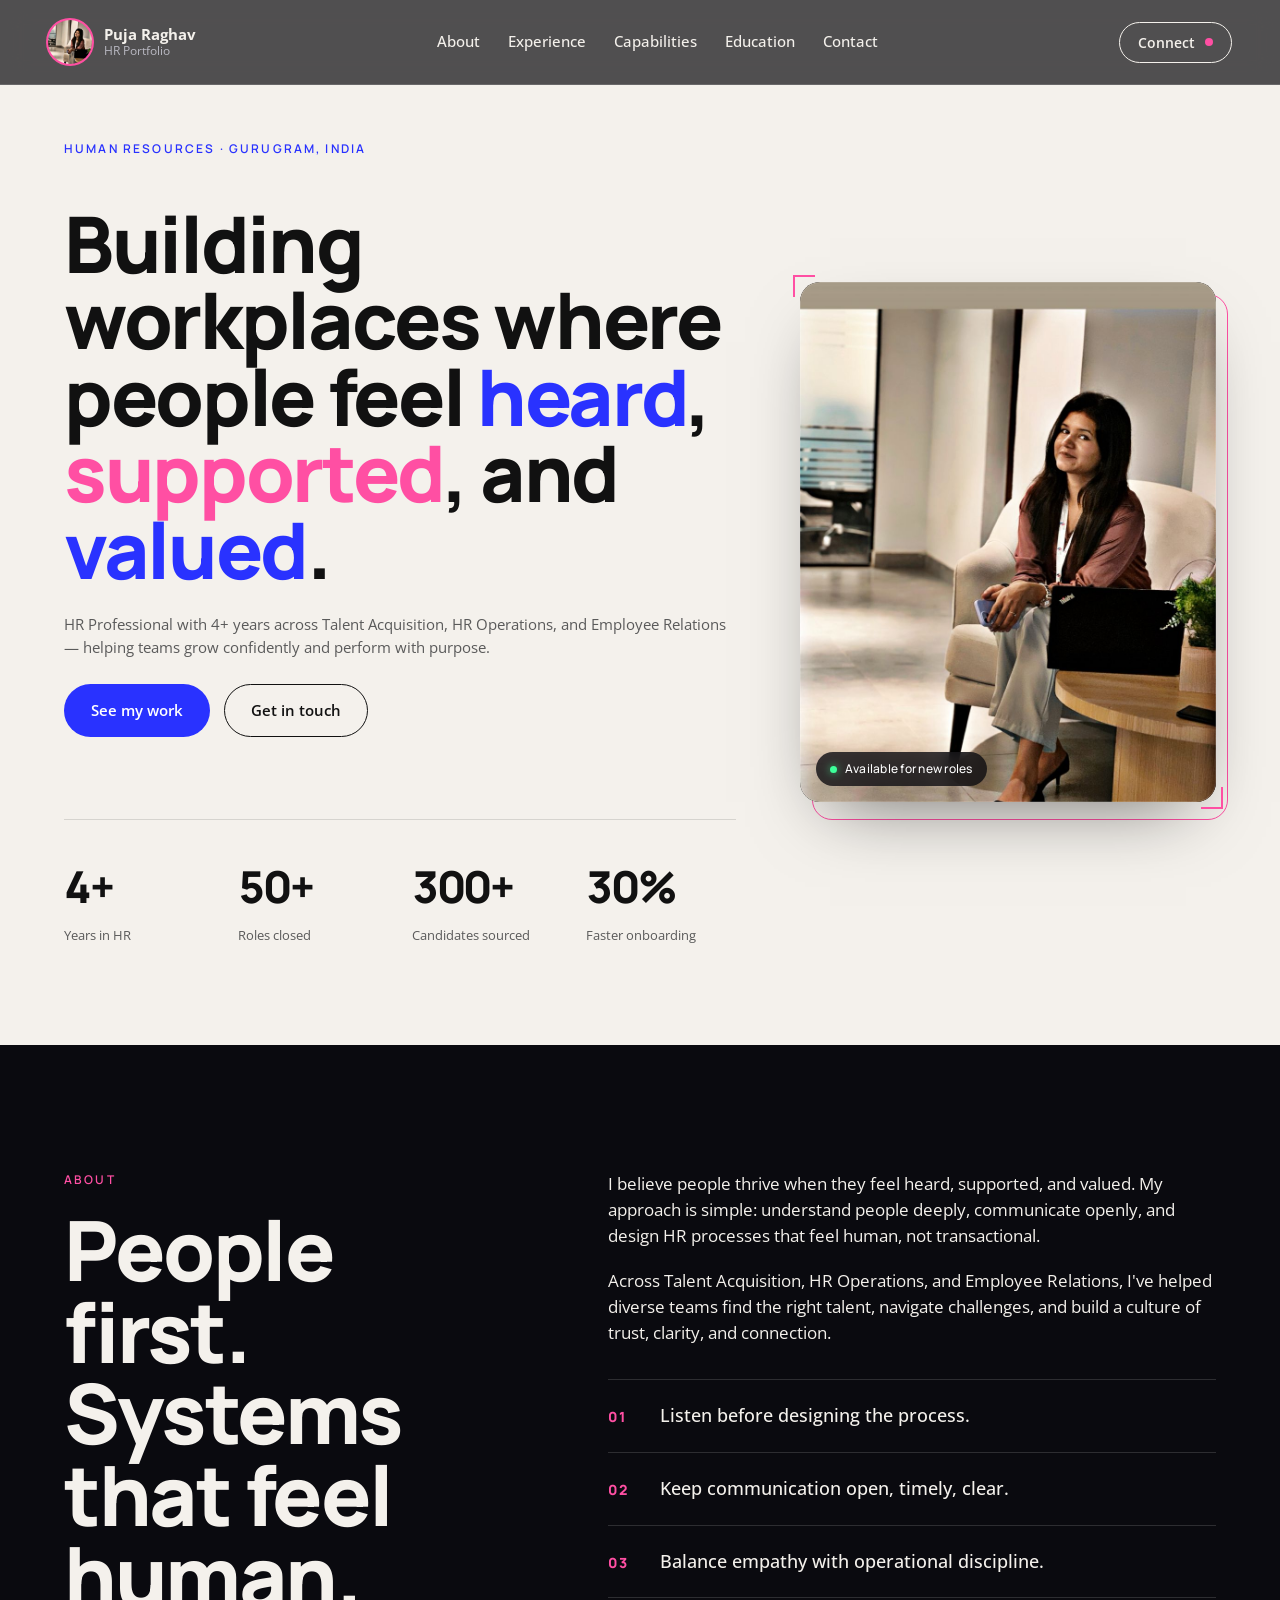
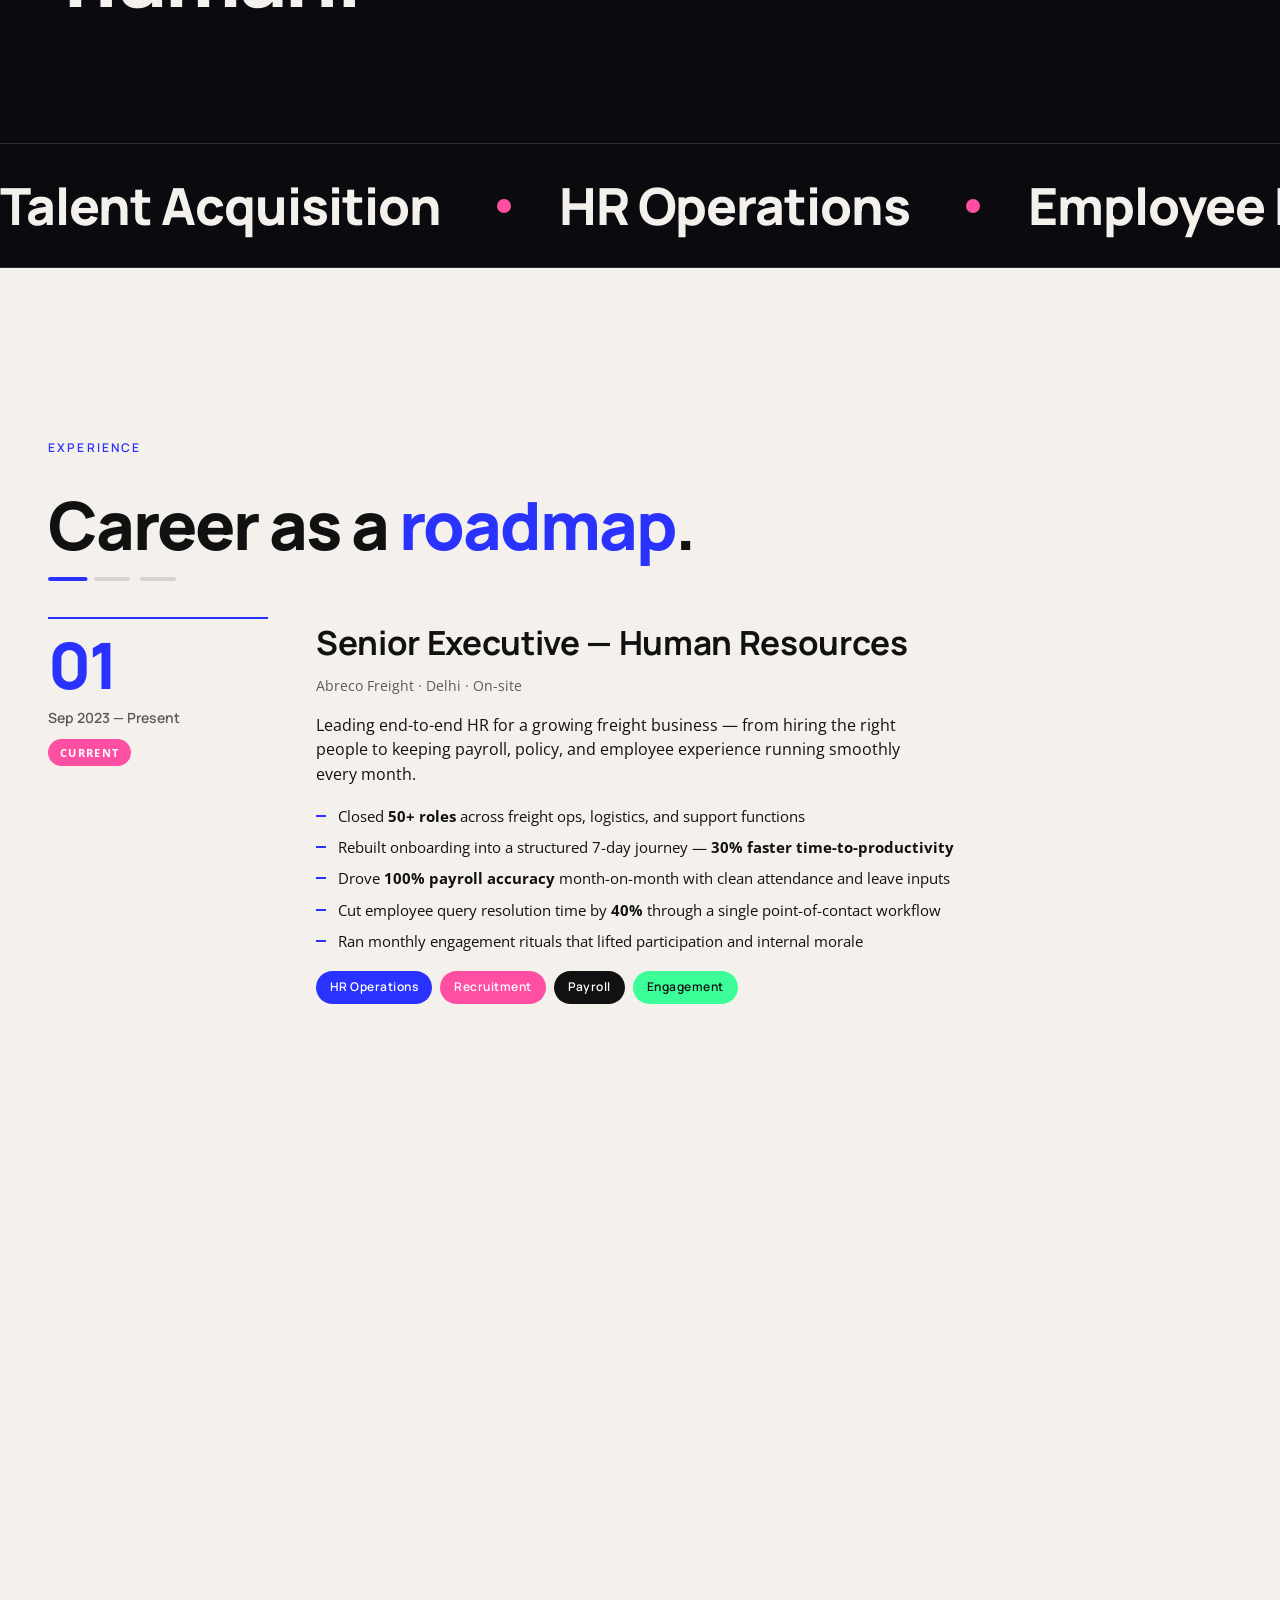
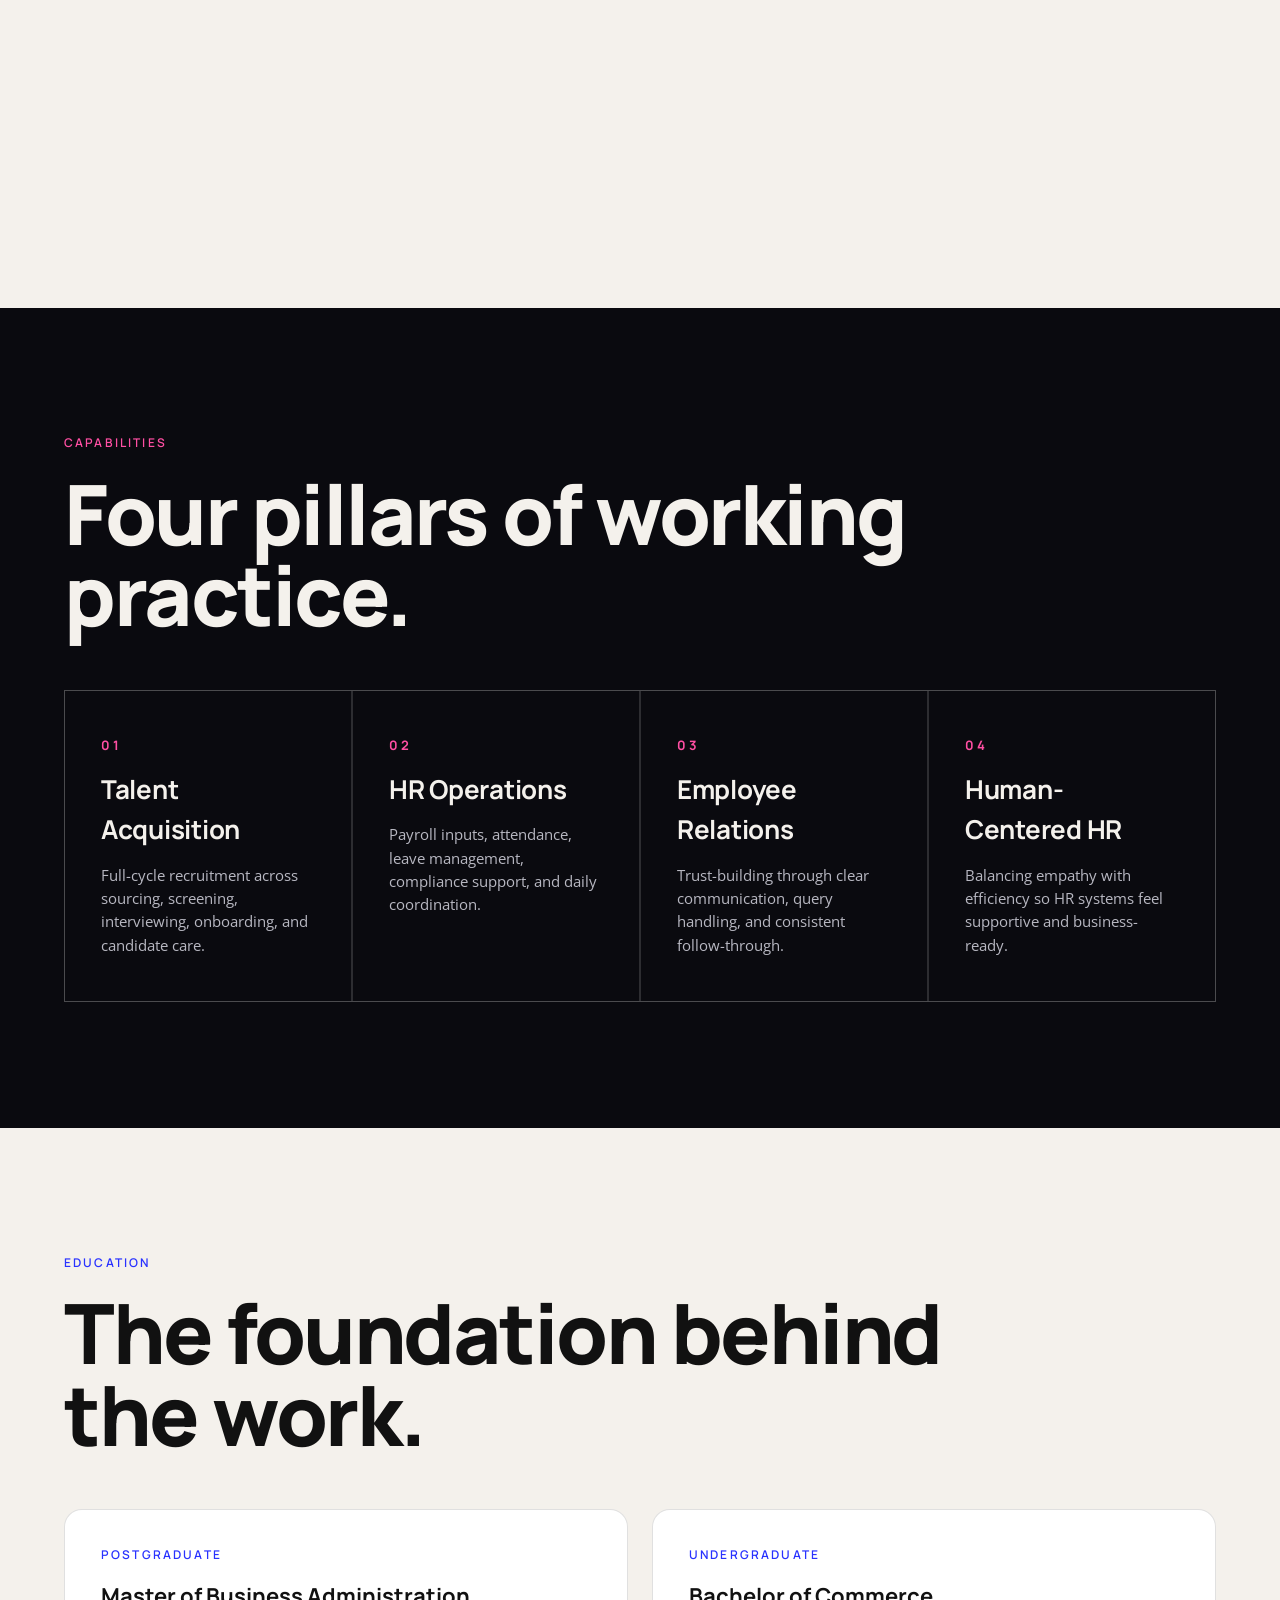
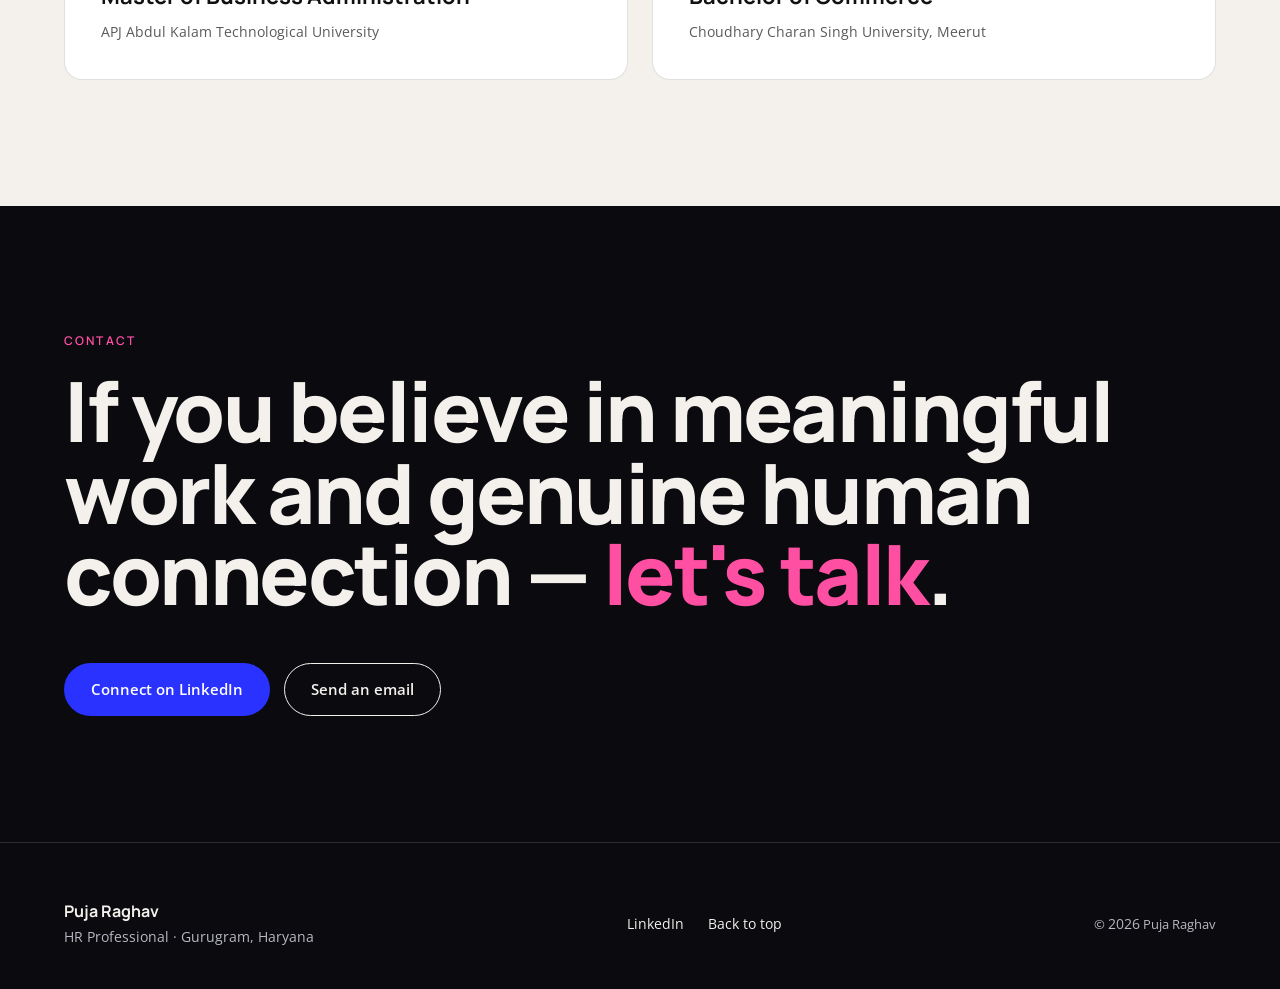
<file: index.html>
<!DOCTYPE html>
<html lang="en">
  <head>
    <meta charset="UTF-8" />
    <meta name="viewport" content="width=device-width, initial-scale=1.0" />
    <title>Puja Raghav — HR Portfolio</title>
    <meta
      name="description"
      content="Puja Raghav — HR Professional. Talent Acquisition, HR Operations, and Employee Relations with 4+ years of experience."
    />
    <link rel="preconnect" href="https://fonts.googleapis.com" />
    <link rel="preconnect" href="https://fonts.gstatic.com" crossorigin />
    <link
      href="https://fonts.googleapis.com/css2?family=Open+Sans:wght@300;400;600;700;800&family=Manrope:wght@400;500;600;700;800&display=swap"
      rel="stylesheet"
    />
    <link rel="icon" href="./favicon.ico" sizes="any" />
    <link rel="icon" type="image/png" sizes="32x32" href="./favicon-32.png" />
    <link rel="icon" type="image/png" sizes="16x16" href="./favicon-16.png" />
    <link rel="apple-touch-icon" sizes="180x180" href="./apple-touch-icon.png" />
    <link rel="stylesheet" href="./styles.css" />

    <meta property="og:type" content="profile" />
    <meta property="og:title" content="Puja Raghav — HR Portfolio" />
    <meta property="og:description" content="HR Professional with 4+ years across Talent Acquisition, HR Operations, and Employee Relations. Currently Senior Executive — Human Resources at Abreco Freight." />
    <meta property="og:url" content="https://noida-puja.github.io/Portfolio/" />
    <meta property="og:image" content="https://noida-puja.github.io/Portfolio/Profile-pic.jpeg" />
    <meta property="profile:first_name" content="Puja" />
    <meta property="profile:last_name" content="Raghav" />
    <meta name="twitter:card" content="summary_large_image" />
    <meta name="twitter:title" content="Puja Raghav — HR Portfolio" />
    <meta name="twitter:description" content="HR Professional with 4+ years across Talent Acquisition, HR Operations, and Employee Relations." />
    <meta name="twitter:image" content="https://noida-puja.github.io/Portfolio/Profile-pic.jpeg" />
    <link rel="canonical" href="https://noida-puja.github.io/Portfolio/" />

    <script type="application/ld+json">
    {
      "@context": "https://schema.org",
      "@graph": [
        {
          "@type": "Person",
          "@id": "https://noida-puja.github.io/Portfolio/#person",
          "name": "Puja Raghav",
          "givenName": "Puja",
          "familyName": "Raghav",
          "jobTitle": "Senior Executive — Human Resources",
          "description": "HR Professional with 4+ years of experience across Talent Acquisition, HR Operations, and Employee Relations.",
          "url": "https://noida-puja.github.io/Portfolio/",
          "image": "https://noida-puja.github.io/Portfolio/Profile-pic.jpeg",
          "email": "mailto:noida.puja@gmail.com",
          "address": {
            "@type": "PostalAddress",
            "addressLocality": "Gurugram",
            "addressRegion": "Haryana",
            "addressCountry": "IN"
          },
          "worksFor": {
            "@type": "Organization",
            "name": "Abreco Freight",
            "location": "Delhi, India"
          },
          "alumniOf": [
            {
              "@type": "CollegeOrUniversity",
              "name": "APJ Abdul Kalam Technological University",
              "description": "Master of Business Administration (MBA)"
            },
            {
              "@type": "CollegeOrUniversity",
              "name": "Choudhary Charan Singh University, Meerut",
              "description": "Bachelor of Commerce (B.Com)"
            }
          ],
          "knowsAbout": [
            "Talent Acquisition",
            "Full-Cycle Recruitment",
            "Sourcing",
            "Screening",
            "Interviewing",
            "Headhunting",
            "Executive Search",
            "Onboarding",
            "HR Operations",
            "Payroll",
            "Attendance Management",
            "Leave Management",
            "Compliance Support",
            "Employee Relations",
            "Employee Engagement",
            "Performance Management",
            "Retention",
            "HR Policy",
            "HR Business Partnering",
            "People Operations"
          ],
          "hasOccupation": {
            "@type": "Occupation",
            "name": "HR Professional",
            "occupationLocation": {
              "@type": "City",
              "name": "Gurugram"
            },
            "skills": "Talent Acquisition, HR Operations, Employee Relations, Payroll, Onboarding, Executive Search, Employee Engagement"
          },
          "sameAs": [
            "https://www.linkedin.com/in/puja-r-964060224/"
          ]
        },
        {
          "@type": "ProfilePage",
          "@id": "https://noida-puja.github.io/Portfolio/#profilepage",
          "url": "https://noida-puja.github.io/Portfolio/",
          "name": "Puja Raghav — HR Portfolio",
          "description": "Professional portfolio of Puja Raghav, HR Professional based in Gurugram, India.",
          "mainEntity": { "@id": "https://noida-puja.github.io/Portfolio/#person" },
          "about": { "@id": "https://noida-puja.github.io/Portfolio/#person" },
          "inLanguage": "en"
        },
        {
          "@type": "WebSite",
          "@id": "https://noida-puja.github.io/Portfolio/#website",
          "url": "https://noida-puja.github.io/Portfolio/",
          "name": "Puja Raghav — HR Portfolio",
          "publisher": { "@id": "https://noida-puja.github.io/Portfolio/#person" },
          "inLanguage": "en"
        }
      ]
    }
    </script>
  </head>
  <body>
    <header class="site-header" id="site-header">
      <a class="brand" href="#top" id="logo-swap">
        <span class="brand-mark" id="brand-mark">
          <img src="./Profile-pic.jpeg" alt="Puja Raghav" />
        </span>
        <span class="brand-text">
          <strong>Puja Raghav</strong>
          <small>HR Portfolio</small>
        </span>
      </a>

      <nav class="site-nav" aria-label="Primary">
        <a href="#about">About</a>
        <a href="#experience">Experience</a>
        <a href="#capabilities">Capabilities</a>
        <a href="#education">Education</a>
        <a href="#contact">Contact</a>
      </nav>

      <button class="connect-open" data-open-drawer>
        Connect
        <span class="connect-open__dot" aria-hidden="true"></span>
      </button>
    </header>

    <aside class="drawer" id="drawer" aria-hidden="true">
      <button class="drawer__close" data-close-drawer aria-label="Close">
        <svg viewBox="0 0 24 24" width="22" height="22" fill="none" stroke="currentColor" stroke-width="2" stroke-linecap="round" stroke-linejoin="round"><path d="M18 6 6 18"/><path d="m6 6 12 12"/></svg>
        <span>Close</span>
      </button>
      <div class="drawer__inner">
        <h2 class="drawer__title">Let's connect</h2>
        <div class="drawer__grid">
          <a class="drawer__card" href="https://www.linkedin.com/in/puja-r-964060224/" target="_blank" rel="noreferrer">
            <div class="drawer__card-head">Looking for an HR partner?</div>
            <div class="drawer__card-sub">Reach out on LinkedIn →</div>
          </a>
          <a class="drawer__card" href="https://mail.google.com/mail/?view=cm&fs=1&to=noida.puja@gmail.com&su=Potential%20HR%20opportunity%20%E2%80%94%20%5BCompany%20Name%5D&body=Dear%20Puja%2C%0A%0AI%20hope%20this%20message%20finds%20you%20well.%0A%0AI%20came%20across%20your%20portfolio%20and%20was%20impressed%20by%20your%20experience%20across%20Talent%20Acquisition%2C%20HR%20Operations%2C%20and%20Employee%20Relations.%20I%20would%20like%20to%20explore%20whether%20you%20are%20open%20to%20discussing%20a%20role%20that%20may%20align%20with%20your%20background.%0A%0ARole%20overview%3A%0A%20%20%E2%80%A2%20Position%3A%20%0A%20%20%E2%80%A2%20Company%3A%20%0A%20%20%E2%80%A2%20Location%20%2F%20Work%20mode%3A%20%0A%20%20%E2%80%A2%20Reporting%20to%3A%20%0A%20%20%E2%80%A2%20Compensation%20range%3A%20%0A%20%20%E2%80%A2%20Expected%20start%20date%3A%20%0A%0ACould%20you%20share%20your%20availability%20for%20a%20brief%20introductory%20call%20this%20week%20or%20next%3F%20I%20would%20be%20glad%20to%20walk%20you%20through%20the%20role%20and%20answer%20any%20questions.%0A%0ALooking%20forward%20to%20your%20response.%0A%0AKind%20regards%2C%0A%5BYour%20full%20name%5D%0A%5BYour%20title%5D%0A%5BCompany%5D%0A%5BPhone%5D" target="_blank" rel="noreferrer">
            <div class="drawer__card-head">Hiring for an HR role?</div>
            <div class="drawer__card-sub">Send an email →</div>
          </a>
          <a class="drawer__card" href="#experience" data-close-on-click>
            <div class="drawer__card-head">Curious about my work?</div>
            <div class="drawer__card-sub">See recent experience →</div>
          </a>
        </div>
      </div>
    </aside>

    <main id="top">
      <section class="section hero theme-light" data-theme="light">
        <div class="container hero-grid">
          <div class="hero-copy">
            <p class="eyebrow">Human Resources · Gurugram, India</p>
            <h1 class="display">
              Building workplaces where people feel
              <span class="accent">heard</span>,
              <span class="accent accent-alt">supported</span>, and
              <span class="accent">valued</span>.
            </h1>
            <p class="lede">
              HR Professional with 4+ years across Talent Acquisition, HR
              Operations, and Employee Relations — helping teams grow
              confidently and perform with purpose.
            </p>
            <div class="hero-actions">
              <a class="btn btn-primary" href="#experience">See my work</a>
              <a class="btn btn-ghost" href="#contact">Get in touch</a>
            </div>
            <div class="hero-meta" id="hero-meta">
              <div><strong data-count="4" data-suffix="+">0</strong><span>Years in HR</span></div>
              <div><strong data-count="50" data-suffix="+">0</strong><span>Roles closed</span></div>
              <div><strong data-count="300" data-suffix="+">0</strong><span>Candidates sourced</span></div>
              <div><strong data-count="30" data-suffix="%">0</strong><span>Faster onboarding</span></div>
            </div>
          </div>

          <div class="hero-portrait">
            <div class="portrait-wrap">
              <span class="portrait-corner portrait-corner--tl" aria-hidden="true"></span>
              <span class="portrait-corner portrait-corner--br" aria-hidden="true"></span>
              <figure class="portrait">
                <img src="./Profile-pic.jpeg" alt="Portrait of Puja Raghav" loading="eager" />
                <figcaption class="portrait-caption">
                  <span class="portrait-caption__dot"></span>
                  Available for new roles
                </figcaption>
              </figure>
            </div>
          </div>
        </div>
      </section>

      <section class="section about theme-dark" id="about" data-theme="dark">
        <div class="container about-grid">
          <div class="about-lead reveal">
            <p class="eyebrow">About</p>
            <h2 class="heading-big">
              People first. Systems that feel human.
            </h2>
          </div>
          <div class="about-body reveal">
            <p>
              I believe people thrive when they feel heard, supported, and
              valued. My approach is simple: understand people deeply,
              communicate openly, and design HR processes that feel human, not
              transactional.
            </p>
            <p>
              Across Talent Acquisition, HR Operations, and Employee Relations,
              I've helped diverse teams find the right talent, navigate
              challenges, and build a culture of trust, clarity, and
              connection.
            </p>
            <ul class="principles">
              <li><span>01</span>Listen before designing the process.</li>
              <li><span>02</span>Keep communication open, timely, clear.</li>
              <li><span>03</span>Balance empathy with operational discipline.</li>
            </ul>
          </div>
        </div>
      </section>

      <div class="marquee theme-dark" data-theme="dark" aria-hidden="true">
        <div class="marquee__track">
          <span>Talent Acquisition</span><span class="marquee__dot"></span>
          <span>HR Operations</span><span class="marquee__dot"></span>
          <span>Employee Relations</span><span class="marquee__dot"></span>
          <span>People-First Culture</span><span class="marquee__dot"></span>
          <span>Talent Acquisition</span><span class="marquee__dot"></span>
          <span>HR Operations</span><span class="marquee__dot"></span>
          <span>Employee Relations</span><span class="marquee__dot"></span>
          <span>People-First Culture</span><span class="marquee__dot"></span>
        </div>
      </div>

      <section class="section experience-pinned theme-light" id="experience" data-theme="light">
        <div class="pinned-scroller" data-pinned data-steps="3">
          <div class="pinned-inner">
            <div class="container pinned-stage">
              <div class="pinned-header">
                <p class="eyebrow">Experience</p>
                <h2 class="heading-big pinned-title">Career as a <span class="accent">roadmap</span>.</h2>
                <div class="pinned-progress" aria-hidden="true">
                  <span class="pinned-dot" data-step="0"></span>
                  <span class="pinned-dot" data-step="1"></span>
                  <span class="pinned-dot" data-step="2"></span>
                </div>
              </div>

              <div class="pinned-cards">
                <article class="pinned-card" data-step="0">
                  <div class="pinned-card__side">
                    <p class="step-num">01</p>
                    <p class="step-date">Sep 2023 — Present</p>
                    <em class="step-flag">Current</em>
                  </div>
                  <div class="pinned-card__body">
                    <h3>Senior Executive — Human Resources</h3>
                    <p class="meta">Abreco Freight · Delhi · On-site</p>
                    <p>Leading end-to-end HR for a growing freight business — from hiring the right people to keeping payroll, policy, and employee experience running smoothly every month.</p>
                    <ul>
                      <li>Closed <strong>50+ roles</strong> across freight ops, logistics, and support functions</li>
                      <li>Rebuilt onboarding into a structured 7-day journey — <strong>30% faster time-to-productivity</strong></li>
                      <li>Drove <strong>100% payroll accuracy</strong> month-on-month with clean attendance and leave inputs</li>
                      <li>Cut employee query resolution time by <strong>40%</strong> through a single point-of-contact workflow</li>
                      <li>Ran monthly engagement rituals that lifted participation and internal morale</li>
                    </ul>
                    <div class="tags"><span>HR Operations</span><span>Recruitment</span><span>Payroll</span><span>Engagement</span></div>
                  </div>
                </article>

                <article class="pinned-card" data-step="1">
                  <div class="pinned-card__side">
                    <p class="step-num">02</p>
                    <p class="step-date">Dec 2021 — Aug 2023</p>
                    <em class="step-flag">Growth</em>
                  </div>
                  <div class="pinned-card__body">
                    <h3>Talent Acquisition Specialist</h3>
                    <p class="meta">Dataisgood · Noida · In Office</p>
                    <p>Owned full-cycle hiring for a fast-moving EdTech team — sourcing, screening, interviewing, and onboarding talent across sales, operations, and academic functions.</p>
                    <ul>
                      <li>Closed <strong>60+ EdTech roles</strong> across revenue, operations, and academic teams</li>
                      <li>Screened <strong>200+ candidates</strong> and conducted <strong>100+ structured interviews</strong></li>
                      <li>Onboarded <strong>50+ new hires</strong> with a consistent day-one experience</li>
                      <li>Held a <strong>95% candidate follow-up rate</strong> — no one left without a clear answer</li>
                      <li>Supported trainer enablement, easing the ramp from hire to contribution</li>
                    </ul>
                    <div class="tags"><span>Sourcing</span><span>Interviewing</span><span>Onboarding</span><span>EdTech</span></div>
                  </div>
                </article>

                <article class="pinned-card" data-step="2">
                  <div class="pinned-card__side">
                    <p class="step-num">03</p>
                    <p class="step-date">Jan 2021 — Dec 2021</p>
                    <em class="step-flag">Foundation</em>
                  </div>
                  <div class="pinned-card__body">
                    <h3>Executive Search Consultant</h3>
                    <p class="meta">Strategic Talent Partner · Gurugram · Remote</p>
                    <p>Partnered with multiple client companies on executive and niche hiring — understanding briefs, headhunting the right profiles, and managing the hiring journey to close.</p>
                    <ul>
                      <li>Delivered on <strong>25+ client mandates</strong> across diverse corporate roles</li>
                      <li>Sourced and shortlisted <strong>300+ candidates</strong> through targeted headhunting</li>
                      <li>Coordinated <strong>50+ interview rounds</strong>, keeping clients and candidates aligned</li>
                      <li>Maintained a <strong>90% client satisfaction rate</strong> across hiring projects</li>
                      <li>Wrote <strong>30+ structured job descriptions</strong> that sharpened each search</li>
                    </ul>
                    <div class="tags"><span>Executive Search</span><span>Headhunting</span><span>Client Hiring</span></div>
                  </div>
                </article>
              </div>
            </div>
          </div>
        </div>
      </section>

      <section class="section capabilities theme-dark" id="capabilities" data-theme="dark">
        <div class="container">
          <div class="section-head reveal">
            <p class="eyebrow">Capabilities</p>
            <h2 class="heading-big">Four pillars of working practice.</h2>
          </div>
          <div class="cap-grid">
            <article class="cap reveal">
              <span class="cap__no">01</span>
              <h3>Talent Acquisition</h3>
              <p>Full-cycle recruitment across sourcing, screening, interviewing, onboarding, and candidate care.</p>
            </article>
            <article class="cap reveal">
              <span class="cap__no">02</span>
              <h3>HR Operations</h3>
              <p>Payroll inputs, attendance, leave management, compliance support, and daily coordination.</p>
            </article>
            <article class="cap reveal">
              <span class="cap__no">03</span>
              <h3>Employee Relations</h3>
              <p>Trust-building through clear communication, query handling, and consistent follow-through.</p>
            </article>
            <article class="cap reveal">
              <span class="cap__no">04</span>
              <h3>Human-Centered HR</h3>
              <p>Balancing empathy with efficiency so HR systems feel supportive and business-ready.</p>
            </article>
          </div>
        </div>
      </section>

      <section class="section education theme-light" id="education" data-theme="light">
        <div class="container">
          <div class="section-head reveal">
            <p class="eyebrow">Education</p>
            <h2 class="heading-big">The foundation behind the work.</h2>
          </div>
          <div class="edu-grid">
            <article class="edu reveal">
              <p class="mini">Postgraduate</p>
              <h3>Master of Business Administration</h3>
              <p class="meta">APJ Abdul Kalam Technological University</p>
            </article>
            <article class="edu reveal">
              <p class="mini">Undergraduate</p>
              <h3>Bachelor of Commerce</h3>
              <p class="meta">Choudhary Charan Singh University, Meerut</p>
            </article>
          </div>
        </div>
      </section>

      <section class="section contact theme-dark" id="contact" data-theme="dark">
        <div class="container contact-wrap">
          <div class="reveal">
            <p class="eyebrow">Contact</p>
            <h2 class="heading-big">
              If you believe in meaningful work and genuine human connection —
              <span class="accent accent-alt">let's talk</span>.
            </h2>
          </div>
          <div class="contact-actions reveal">
            <a class="btn btn-primary" href="https://www.linkedin.com/in/puja-r-964060224/" target="_blank" rel="noreferrer">Connect on LinkedIn</a>
            <a class="btn btn-ghost" href="https://mail.google.com/mail/?view=cm&fs=1&to=noida.puja@gmail.com&su=Potential%20HR%20opportunity%20%E2%80%94%20%5BCompany%20Name%5D&body=Dear%20Puja%2C%0A%0AI%20hope%20this%20message%20finds%20you%20well.%0A%0AI%20came%20across%20your%20portfolio%20and%20was%20impressed%20by%20your%20experience%20across%20Talent%20Acquisition%2C%20HR%20Operations%2C%20and%20Employee%20Relations.%20I%20would%20like%20to%20explore%20whether%20you%20are%20open%20to%20discussing%20a%20role%20that%20may%20align%20with%20your%20background.%0A%0ARole%20overview%3A%0A%20%20%E2%80%A2%20Position%3A%20%0A%20%20%E2%80%A2%20Company%3A%20%0A%20%20%E2%80%A2%20Location%20%2F%20Work%20mode%3A%20%0A%20%20%E2%80%A2%20Reporting%20to%3A%20%0A%20%20%E2%80%A2%20Compensation%20range%3A%20%0A%20%20%E2%80%A2%20Expected%20start%20date%3A%20%0A%0ACould%20you%20share%20your%20availability%20for%20a%20brief%20introductory%20call%20this%20week%20or%20next%3F%20I%20would%20be%20glad%20to%20walk%20you%20through%20the%20role%20and%20answer%20any%20questions.%0A%0ALooking%20forward%20to%20your%20response.%0A%0AKind%20regards%2C%0A%5BYour%20full%20name%5D%0A%5BYour%20title%5D%0A%5BCompany%5D%0A%5BPhone%5D" target="_blank" rel="noreferrer">Send an email</a>
          </div>
        </div>
      </section>

      <footer class="site-footer theme-dark" data-theme="dark">
        <div class="container footer-inner">
          <div>
            <strong>Puja Raghav</strong>
            <span>HR Professional · Gurugram, Haryana</span>
          </div>
          <div class="footer-links">
            <a href="https://www.linkedin.com/in/puja-r-964060224/" target="_blank" rel="noreferrer">LinkedIn</a>
            <a href="#top">Back to top</a>
          </div>
          <p class="footer-copy">© <span id="year"></span> Puja Raghav</p>
        </div>
      </footer>
    </main>

    <div class="pic-lightbox" id="picLightbox" aria-hidden="true" role="dialog" aria-label="Profile photo">
      <button class="pic-lightbox__close" data-close-lightbox aria-label="Close photo">
        <svg viewBox="0 0 24 24" width="22" height="22" fill="none" stroke="currentColor" stroke-width="2" stroke-linecap="round" stroke-linejoin="round"><path d="M18 6 6 18"/><path d="m6 6 12 12"/></svg>
      </button>
      <figure class="pic-lightbox__frame">
        <img src="./Profile-pic.jpeg" alt="Puja Raghav" />
        <figcaption>Puja Raghav · HR Professional</figcaption>
      </figure>
    </div>

    <script src="./script.js"></script>
  </body>
</html>
</file>
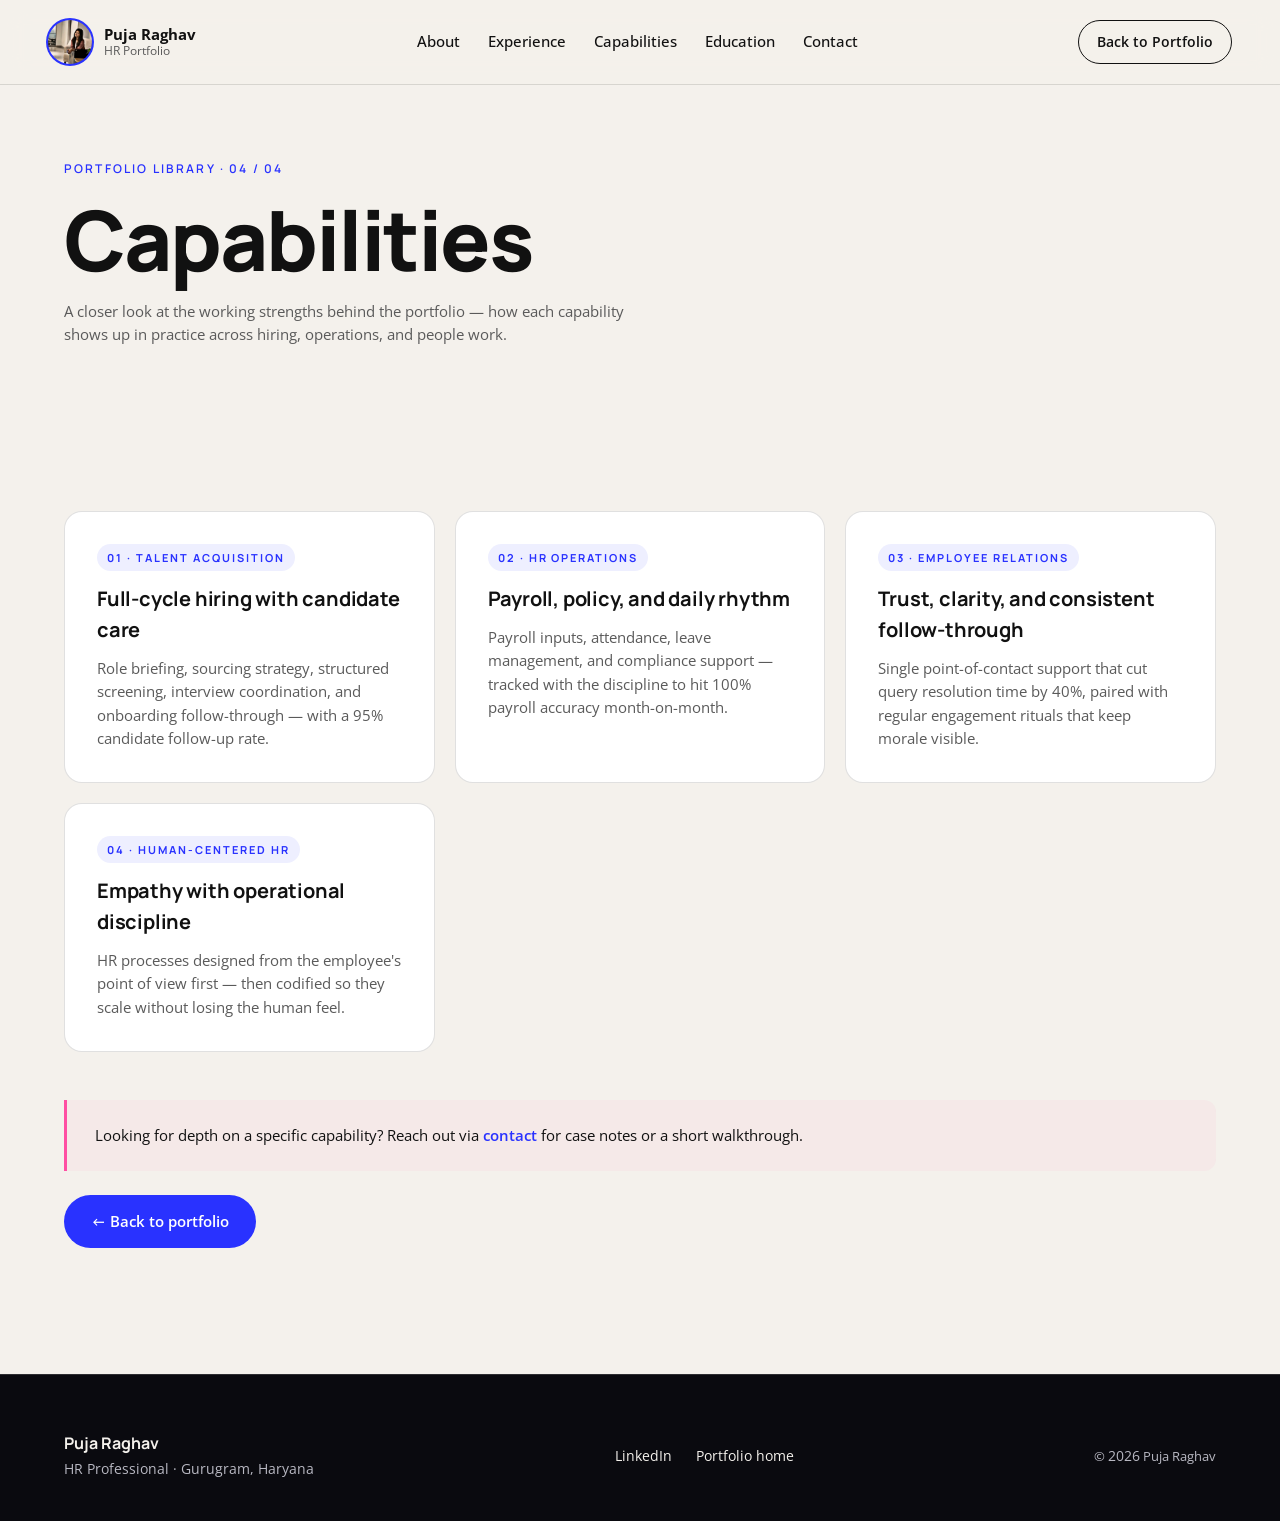
<file: capabilities/index.html>
<!DOCTYPE html>
<html lang="en">
  <head>
    <meta charset="UTF-8" />
    <meta name="viewport" content="width=device-width, initial-scale=1.0" />
    <title>Capabilities — Puja Raghav HR Portfolio</title>
    <meta name="description" content="Skill framing and capability statements — focused explanations of working strengths in Talent Acquisition, HR Operations, Employee Relations, and Human-Centered HR." />
    <link rel="canonical" href="https://noida-puja.github.io/Portfolio/capabilities/" />
    <link rel="preconnect" href="https://fonts.googleapis.com" />
    <link rel="preconnect" href="https://fonts.gstatic.com" crossorigin />
    <link href="https://fonts.googleapis.com/css2?family=Open+Sans:wght@300;400;600;700;800&family=Manrope:wght@400;500;600;700;800&display=swap" rel="stylesheet" />
    <link rel="icon" href="../favicon.ico" sizes="any" />
    <link rel="icon" type="image/png" sizes="32x32" href="../favicon-32.png" />
    <link rel="icon" type="image/png" sizes="16x16" href="../favicon-16.png" />
    <link rel="apple-touch-icon" sizes="180x180" href="../apple-touch-icon.png" />
    <link rel="stylesheet" href="../styles.css" />
  </head>
  <body>
    <header class="site-header">
      <a class="brand" href="../" id="logo-swap">
        <span class="brand-mark"><img src="../Profile-pic.jpeg" alt="Puja Raghav" /></span>
        <span class="brand-text">
          <strong>Puja Raghav</strong>
          <small>HR Portfolio</small>
        </span>
      </a>

      <nav class="site-nav" aria-label="Primary">
        <a href="../#about">About</a>
        <a href="../#experience">Experience</a>
        <a href="../#capabilities">Capabilities</a>
        <a href="../#education">Education</a>
        <a href="../#contact">Contact</a>
      </nav>

      <a class="connect-open" href="../#contact" style="text-decoration:none;">Back to Portfolio</a>
    </header>

    <main>
      <section class="section theme-light" style="padding-top:160px;">
        <div class="container">
          <p class="eyebrow">Portfolio Library · 04 / 04</p>
          <h1 class="heading-big">Capabilities</h1>
          <p class="lede" style="max-width:64ch; margin-top:20px;">
            A closer look at the working strengths behind the portfolio — how
            each capability shows up in practice across hiring, operations,
            and people work.
          </p>
        </div>
      </section>

      <section class="section theme-light" style="padding-top:40px;">
        <div class="container">
          <div class="lib-grid">
            <article class="lib-item">
              <span class="lib-item__tag">01 · Talent Acquisition</span>
              <h3>Full-cycle hiring with candidate care</h3>
              <p>Role briefing, sourcing strategy, structured screening, interview coordination, and onboarding follow-through — with a 95% candidate follow-up rate.</p>
            </article>
            <article class="lib-item">
              <span class="lib-item__tag">02 · HR Operations</span>
              <h3>Payroll, policy, and daily rhythm</h3>
              <p>Payroll inputs, attendance, leave management, and compliance support — tracked with the discipline to hit 100% payroll accuracy month-on-month.</p>
            </article>
            <article class="lib-item">
              <span class="lib-item__tag">03 · Employee Relations</span>
              <h3>Trust, clarity, and consistent follow-through</h3>
              <p>Single point-of-contact support that cut query resolution time by 40%, paired with regular engagement rituals that keep morale visible.</p>
            </article>
            <article class="lib-item">
              <span class="lib-item__tag">04 · Human-Centered HR</span>
              <h3>Empathy with operational discipline</h3>
              <p>HR processes designed from the employee's point of view first — then codified so they scale without losing the human feel.</p>
            </article>
          </div>

          <div class="lib-note">
            <p>Looking for depth on a specific capability? Reach out via <a href="../#contact">contact</a> for case notes or a short walkthrough.</p>
          </div>

          <div class="lib-back">
            <a class="btn btn-primary" href="../">← Back to portfolio</a>
          </div>
        </div>
      </section>

      <footer class="site-footer theme-dark">
        <div class="container footer-inner">
          <div>
            <strong>Puja Raghav</strong>
            <span>HR Professional · Gurugram, Haryana</span>
          </div>
          <div class="footer-links">
            <a href="https://www.linkedin.com/in/puja-r-964060224/" target="_blank" rel="noreferrer">LinkedIn</a>
            <a href="../">Portfolio home</a>
          </div>
          <p class="footer-copy">© <span id="year"></span> Puja Raghav</p>
        </div>
      </footer>
    </main>

    <div class="pic-lightbox" id="picLightbox" aria-hidden="true" role="dialog" aria-label="Profile photo">
      <button class="pic-lightbox__close" data-close-lightbox aria-label="Close photo">
        <svg viewBox="0 0 24 24" width="22" height="22" fill="none" stroke="currentColor" stroke-width="2" stroke-linecap="round" stroke-linejoin="round"><path d="M18 6 6 18"/><path d="m6 6 12 12"/></svg>
      </button>
      <figure class="pic-lightbox__frame">
        <img src="../Profile-pic.jpeg" alt="Puja Raghav" />
        <figcaption>Puja Raghav · HR Professional</figcaption>
      </figure>
    </div>

    <script>
      document.getElementById("year").textContent = new Date().getFullYear();
      (function () {
        var lb = document.getElementById("picLightbox");
        var bm = document.querySelector(".brand-mark");
        var isM = function () { return window.matchMedia("(max-width: 768px)").matches; };
        function open() { lb.classList.add("open"); lb.setAttribute("aria-hidden", "false"); document.body.style.overflow = "hidden"; }
        function close() { lb.classList.remove("open"); lb.setAttribute("aria-hidden", "true"); document.body.style.overflow = ""; }
        if (bm && lb) {
          bm.addEventListener("click", function (e) { if (isM()) { e.preventDefault(); e.stopPropagation(); open(); } });
          lb.addEventListener("click", function (e) { if (e.target === lb || e.target.closest("[data-close-lightbox]")) close(); });
          document.addEventListener("keydown", function (e) { if (e.key === "Escape" && lb.classList.contains("open")) close(); });
        }
      })();
    </script>
  </body>
</html>
</file>
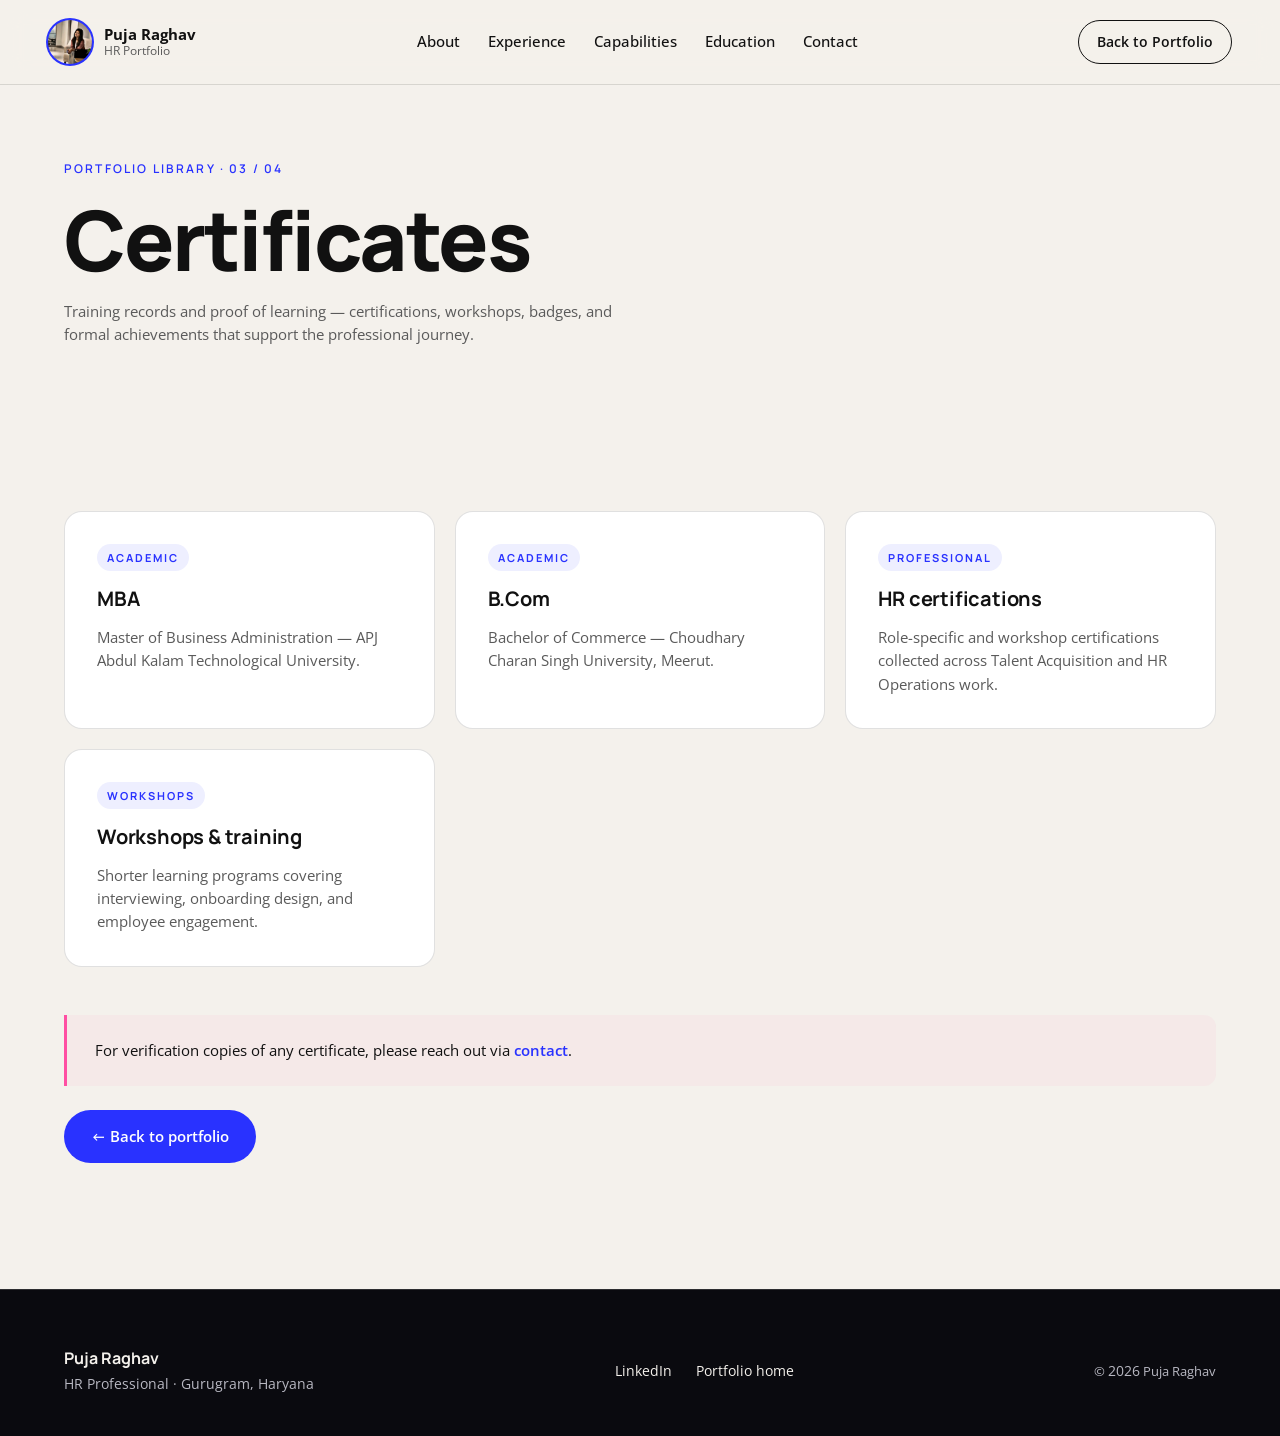
<file: certificates/index.html>
<!DOCTYPE html>
<html lang="en">
  <head>
    <meta charset="UTF-8" />
    <meta name="viewport" content="width=device-width, initial-scale=1.0" />
    <title>Certificates — Puja Raghav HR Portfolio</title>
    <meta name="description" content="Training records and proof of learning — certifications, workshops, badges, and formal achievements from Puja Raghav's HR portfolio." />
    <link rel="canonical" href="https://noida-puja.github.io/Portfolio/certificates/" />
    <link rel="preconnect" href="https://fonts.googleapis.com" />
    <link rel="preconnect" href="https://fonts.gstatic.com" crossorigin />
    <link href="https://fonts.googleapis.com/css2?family=Open+Sans:wght@300;400;600;700;800&family=Manrope:wght@400;500;600;700;800&display=swap" rel="stylesheet" />
    <link rel="icon" href="../favicon.ico" sizes="any" />
    <link rel="icon" type="image/png" sizes="32x32" href="../favicon-32.png" />
    <link rel="icon" type="image/png" sizes="16x16" href="../favicon-16.png" />
    <link rel="apple-touch-icon" sizes="180x180" href="../apple-touch-icon.png" />
    <link rel="stylesheet" href="../styles.css" />
  </head>
  <body>
    <header class="site-header">
      <a class="brand" href="../" id="logo-swap">
        <span class="brand-mark"><img src="../Profile-pic.jpeg" alt="Puja Raghav" /></span>
        <span class="brand-text">
          <strong>Puja Raghav</strong>
          <small>HR Portfolio</small>
        </span>
      </a>

      <nav class="site-nav" aria-label="Primary">
        <a href="../#about">About</a>
        <a href="../#experience">Experience</a>
        <a href="../#capabilities">Capabilities</a>
        <a href="../#education">Education</a>
        <a href="../#contact">Contact</a>
      </nav>

      <a class="connect-open" href="../#contact" style="text-decoration:none;">Back to Portfolio</a>
    </header>

    <main>
      <section class="section theme-light" style="padding-top:160px;">
        <div class="container">
          <p class="eyebrow">Portfolio Library · 03 / 04</p>
          <h1 class="heading-big">Certificates</h1>
          <p class="lede" style="max-width:64ch; margin-top:20px;">
            Training records and proof of learning — certifications,
            workshops, badges, and formal achievements that support the
            professional journey.
          </p>
        </div>
      </section>

      <section class="section theme-light" style="padding-top:40px;">
        <div class="container">
          <div class="lib-grid">
            <article class="lib-item">
              <span class="lib-item__tag">Academic</span>
              <h3>MBA</h3>
              <p>Master of Business Administration — APJ Abdul Kalam Technological University.</p>
            </article>
            <article class="lib-item">
              <span class="lib-item__tag">Academic</span>
              <h3>B.Com</h3>
              <p>Bachelor of Commerce — Choudhary Charan Singh University, Meerut.</p>
            </article>
            <article class="lib-item">
              <span class="lib-item__tag">Professional</span>
              <h3>HR certifications</h3>
              <p>Role-specific and workshop certifications collected across Talent Acquisition and HR Operations work.</p>
            </article>
            <article class="lib-item">
              <span class="lib-item__tag">Workshops</span>
              <h3>Workshops & training</h3>
              <p>Shorter learning programs covering interviewing, onboarding design, and employee engagement.</p>
            </article>
          </div>

          <div class="lib-note">
            <p>For verification copies of any certificate, please reach out via <a href="../#contact">contact</a>.</p>
          </div>

          <div class="lib-back">
            <a class="btn btn-primary" href="../">← Back to portfolio</a>
          </div>
        </div>
      </section>

      <footer class="site-footer theme-dark">
        <div class="container footer-inner">
          <div>
            <strong>Puja Raghav</strong>
            <span>HR Professional · Gurugram, Haryana</span>
          </div>
          <div class="footer-links">
            <a href="https://www.linkedin.com/in/puja-r-964060224/" target="_blank" rel="noreferrer">LinkedIn</a>
            <a href="../">Portfolio home</a>
          </div>
          <p class="footer-copy">© <span id="year"></span> Puja Raghav</p>
        </div>
      </footer>
    </main>

    <div class="pic-lightbox" id="picLightbox" aria-hidden="true" role="dialog" aria-label="Profile photo">
      <button class="pic-lightbox__close" data-close-lightbox aria-label="Close photo">
        <svg viewBox="0 0 24 24" width="22" height="22" fill="none" stroke="currentColor" stroke-width="2" stroke-linecap="round" stroke-linejoin="round"><path d="M18 6 6 18"/><path d="m6 6 12 12"/></svg>
      </button>
      <figure class="pic-lightbox__frame">
        <img src="../Profile-pic.jpeg" alt="Puja Raghav" />
        <figcaption>Puja Raghav · HR Professional</figcaption>
      </figure>
    </div>

    <script>
      document.getElementById("year").textContent = new Date().getFullYear();
      (function () {
        var lb = document.getElementById("picLightbox");
        var bm = document.querySelector(".brand-mark");
        var isM = function () { return window.matchMedia("(max-width: 768px)").matches; };
        function open() { lb.classList.add("open"); lb.setAttribute("aria-hidden", "false"); document.body.style.overflow = "hidden"; }
        function close() { lb.classList.remove("open"); lb.setAttribute("aria-hidden", "true"); document.body.style.overflow = ""; }
        if (bm && lb) {
          bm.addEventListener("click", function (e) { if (isM()) { e.preventDefault(); e.stopPropagation(); open(); } });
          lb.addEventListener("click", function (e) { if (e.target === lb || e.target.closest("[data-close-lightbox]")) close(); });
          document.addEventListener("keydown", function (e) { if (e.key === "Escape" && lb.classList.contains("open")) close(); });
        }
      })();
    </script>
  </body>
</html>
</file>
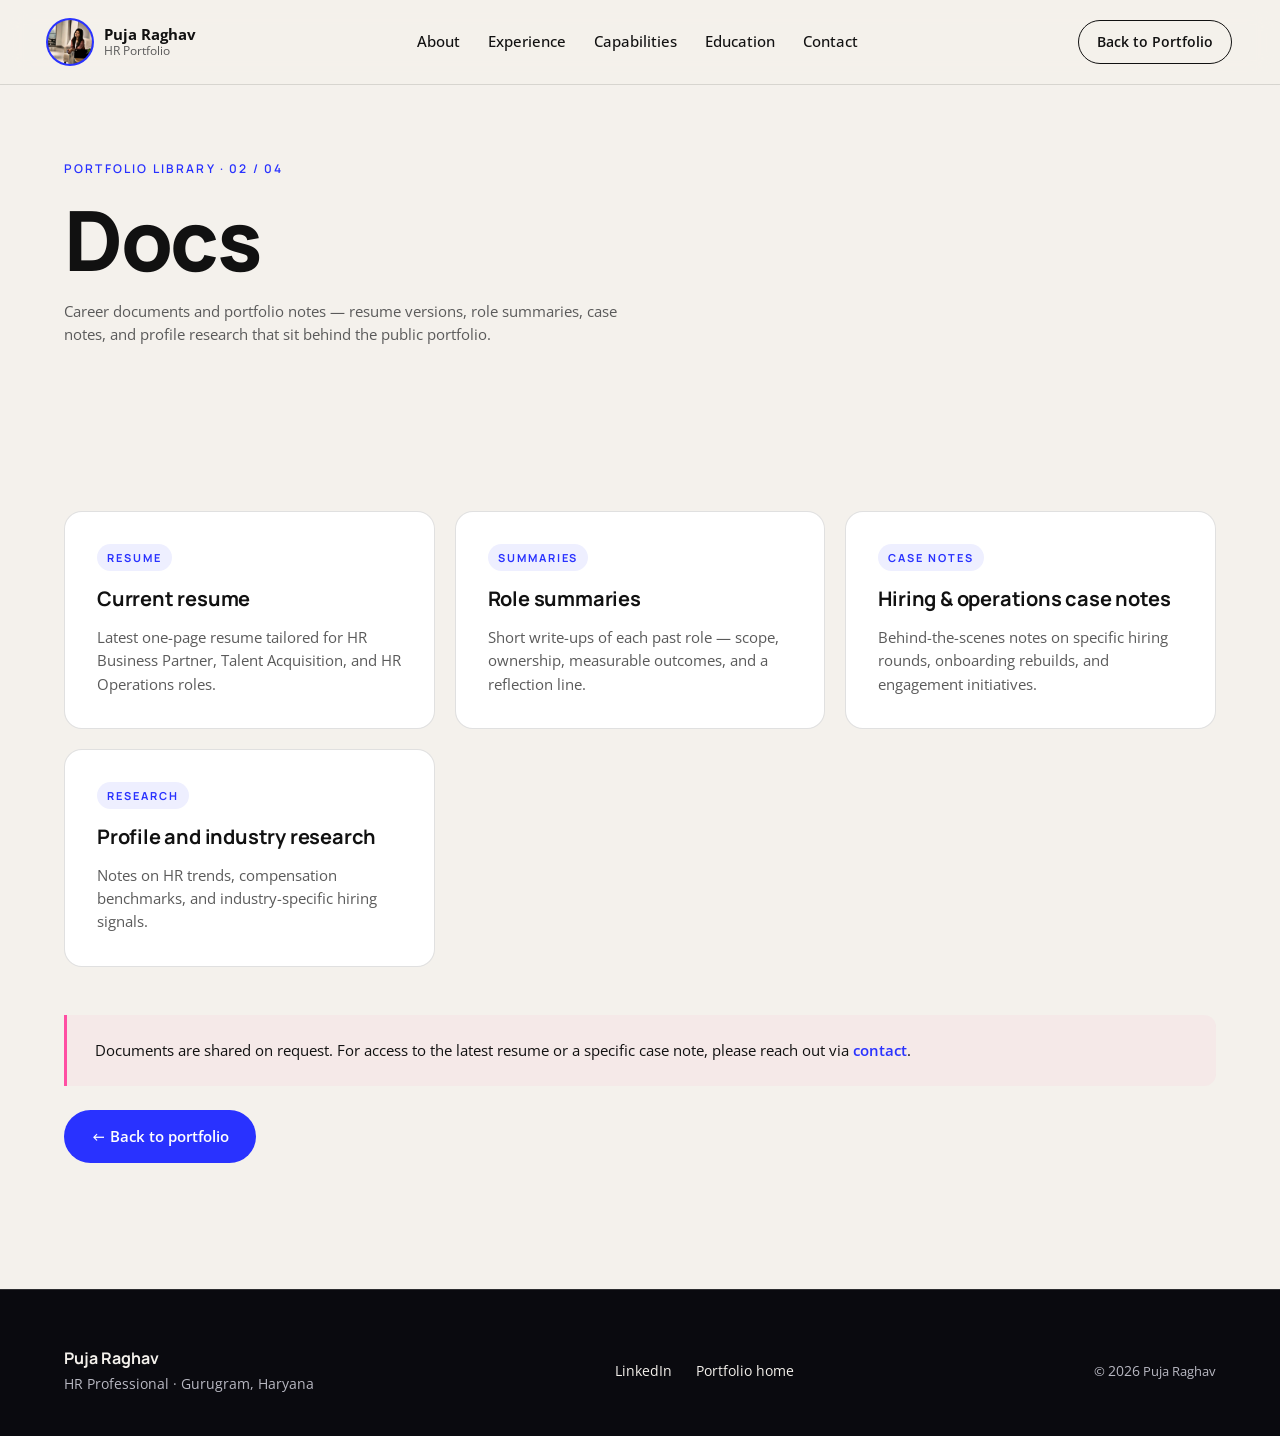
<file: docs/index.html>
<!DOCTYPE html>
<html lang="en">
  <head>
    <meta charset="UTF-8" />
    <meta name="viewport" content="width=device-width, initial-scale=1.0" />
    <title>Docs — Puja Raghav HR Portfolio</title>
    <meta name="description" content="Career documents and portfolio notes — resume drafts, role summaries, case notes, and profile research from Puja Raghav's HR portfolio." />
    <link rel="canonical" href="https://noida-puja.github.io/Portfolio/docs/" />
    <link rel="preconnect" href="https://fonts.googleapis.com" />
    <link rel="preconnect" href="https://fonts.gstatic.com" crossorigin />
    <link href="https://fonts.googleapis.com/css2?family=Open+Sans:wght@300;400;600;700;800&family=Manrope:wght@400;500;600;700;800&display=swap" rel="stylesheet" />
    <link rel="icon" href="../favicon.ico" sizes="any" />
    <link rel="icon" type="image/png" sizes="32x32" href="../favicon-32.png" />
    <link rel="icon" type="image/png" sizes="16x16" href="../favicon-16.png" />
    <link rel="apple-touch-icon" sizes="180x180" href="../apple-touch-icon.png" />
    <link rel="stylesheet" href="../styles.css" />
  </head>
  <body>
    <header class="site-header">
      <a class="brand" href="../" id="logo-swap">
        <span class="brand-mark"><img src="../Profile-pic.jpeg" alt="Puja Raghav" /></span>
        <span class="brand-text">
          <strong>Puja Raghav</strong>
          <small>HR Portfolio</small>
        </span>
      </a>

      <nav class="site-nav" aria-label="Primary">
        <a href="../#about">About</a>
        <a href="../#experience">Experience</a>
        <a href="../#capabilities">Capabilities</a>
        <a href="../#education">Education</a>
        <a href="../#contact">Contact</a>
      </nav>

      <a class="connect-open" href="../#contact" style="text-decoration:none;">Back to Portfolio</a>
    </header>

    <main>
      <section class="section theme-light" style="padding-top:160px;">
        <div class="container">
          <p class="eyebrow">Portfolio Library · 02 / 04</p>
          <h1 class="heading-big">Docs</h1>
          <p class="lede" style="max-width:64ch; margin-top:20px;">
            Career documents and portfolio notes — resume versions, role
            summaries, case notes, and profile research that sit behind the
            public portfolio.
          </p>
        </div>
      </section>

      <section class="section theme-light" style="padding-top:40px;">
        <div class="container">
          <div class="lib-grid">
            <article class="lib-item">
              <span class="lib-item__tag">Resume</span>
              <h3>Current resume</h3>
              <p>Latest one-page resume tailored for HR Business Partner, Talent Acquisition, and HR Operations roles.</p>
            </article>
            <article class="lib-item">
              <span class="lib-item__tag">Summaries</span>
              <h3>Role summaries</h3>
              <p>Short write-ups of each past role — scope, ownership, measurable outcomes, and a reflection line.</p>
            </article>
            <article class="lib-item">
              <span class="lib-item__tag">Case notes</span>
              <h3>Hiring & operations case notes</h3>
              <p>Behind-the-scenes notes on specific hiring rounds, onboarding rebuilds, and engagement initiatives.</p>
            </article>
            <article class="lib-item">
              <span class="lib-item__tag">Research</span>
              <h3>Profile and industry research</h3>
              <p>Notes on HR trends, compensation benchmarks, and industry-specific hiring signals.</p>
            </article>
          </div>

          <div class="lib-note">
            <p>Documents are shared on request. For access to the latest resume or a specific case note, please reach out via <a href="../#contact">contact</a>.</p>
          </div>

          <div class="lib-back">
            <a class="btn btn-primary" href="../">← Back to portfolio</a>
          </div>
        </div>
      </section>

      <footer class="site-footer theme-dark">
        <div class="container footer-inner">
          <div>
            <strong>Puja Raghav</strong>
            <span>HR Professional · Gurugram, Haryana</span>
          </div>
          <div class="footer-links">
            <a href="https://www.linkedin.com/in/puja-r-964060224/" target="_blank" rel="noreferrer">LinkedIn</a>
            <a href="../">Portfolio home</a>
          </div>
          <p class="footer-copy">© <span id="year"></span> Puja Raghav</p>
        </div>
      </footer>
    </main>

    <div class="pic-lightbox" id="picLightbox" aria-hidden="true" role="dialog" aria-label="Profile photo">
      <button class="pic-lightbox__close" data-close-lightbox aria-label="Close photo">
        <svg viewBox="0 0 24 24" width="22" height="22" fill="none" stroke="currentColor" stroke-width="2" stroke-linecap="round" stroke-linejoin="round"><path d="M18 6 6 18"/><path d="m6 6 12 12"/></svg>
      </button>
      <figure class="pic-lightbox__frame">
        <img src="../Profile-pic.jpeg" alt="Puja Raghav" />
        <figcaption>Puja Raghav · HR Professional</figcaption>
      </figure>
    </div>

    <script>
      document.getElementById("year").textContent = new Date().getFullYear();
      (function () {
        var lb = document.getElementById("picLightbox");
        var bm = document.querySelector(".brand-mark");
        var isM = function () { return window.matchMedia("(max-width: 768px)").matches; };
        function open() { lb.classList.add("open"); lb.setAttribute("aria-hidden", "false"); document.body.style.overflow = "hidden"; }
        function close() { lb.classList.remove("open"); lb.setAttribute("aria-hidden", "true"); document.body.style.overflow = ""; }
        if (bm && lb) {
          bm.addEventListener("click", function (e) { if (isM()) { e.preventDefault(); e.stopPropagation(); open(); } });
          lb.addEventListener("click", function (e) { if (e.target === lb || e.target.closest("[data-close-lightbox]")) close(); });
          document.addEventListener("keydown", function (e) { if (e.key === "Escape" && lb.classList.contains("open")) close(); });
        }
      })();
    </script>
  </body>
</html>
</file>
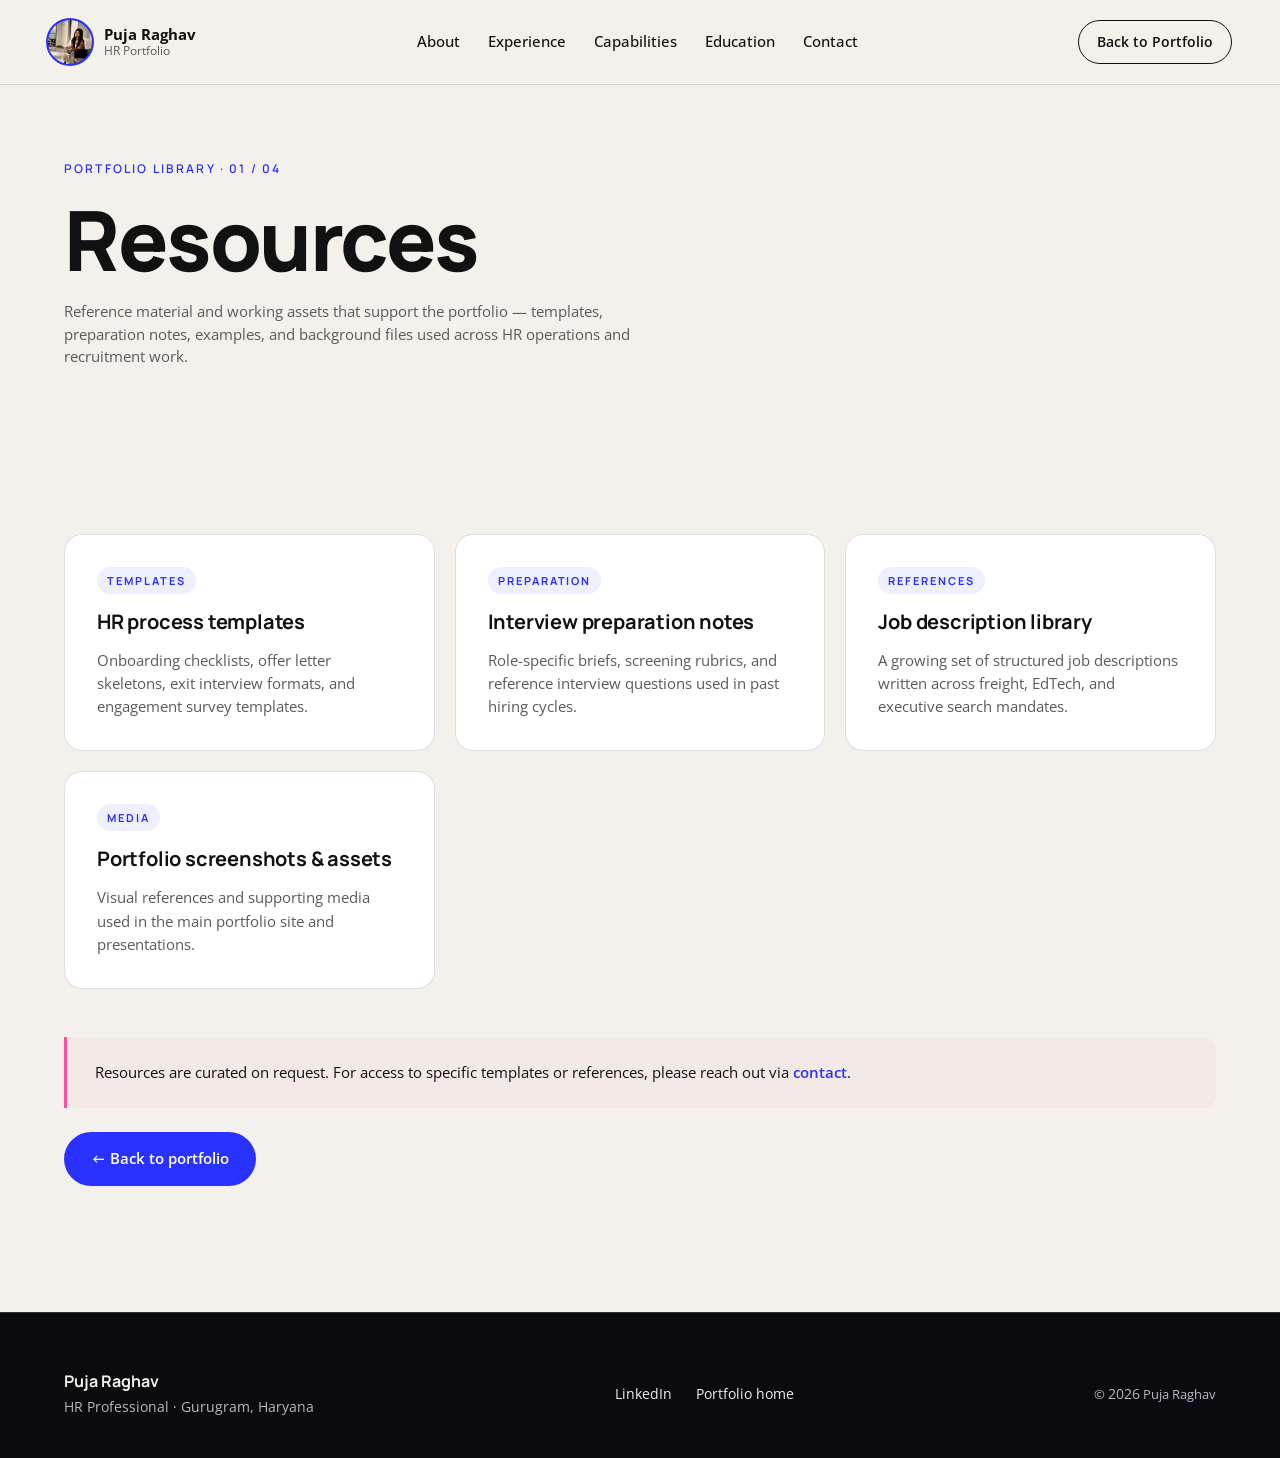
<file: resources/index.html>
<!DOCTYPE html>
<html lang="en">
  <head>
    <meta charset="UTF-8" />
    <meta name="viewport" content="width=device-width, initial-scale=1.0" />
    <title>Resources — Puja Raghav HR Portfolio</title>
    <meta name="description" content="Reference material and working assets — templates, preparation notes, examples, and supporting files from Puja Raghav's HR portfolio." />
    <link rel="canonical" href="https://noida-puja.github.io/Portfolio/resources/" />
    <link rel="preconnect" href="https://fonts.googleapis.com" />
    <link rel="preconnect" href="https://fonts.gstatic.com" crossorigin />
    <link href="https://fonts.googleapis.com/css2?family=Open+Sans:wght@300;400;600;700;800&family=Manrope:wght@400;500;600;700;800&display=swap" rel="stylesheet" />
    <link rel="icon" href="../favicon.ico" sizes="any" />
    <link rel="icon" type="image/png" sizes="32x32" href="../favicon-32.png" />
    <link rel="icon" type="image/png" sizes="16x16" href="../favicon-16.png" />
    <link rel="apple-touch-icon" sizes="180x180" href="../apple-touch-icon.png" />
    <link rel="stylesheet" href="../styles.css" />
  </head>
  <body>
    <header class="site-header">
      <a class="brand" href="../" id="logo-swap">
        <span class="brand-mark"><img src="../Profile-pic.jpeg" alt="Puja Raghav" /></span>
        <span class="brand-text">
          <strong>Puja Raghav</strong>
          <small>HR Portfolio</small>
        </span>
      </a>

      <nav class="site-nav" aria-label="Primary">
        <a href="../#about">About</a>
        <a href="../#experience">Experience</a>
        <a href="../#capabilities">Capabilities</a>
        <a href="../#education">Education</a>
        <a href="../#contact">Contact</a>
      </nav>

      <a class="connect-open" href="../#contact" style="text-decoration:none;">
        Back to Portfolio
      </a>
    </header>

    <main>
      <section class="section theme-light" style="padding-top:160px;">
        <div class="container">
          <p class="eyebrow">Portfolio Library · 01 / 04</p>
          <h1 class="heading-big">Resources</h1>
          <p class="lede" style="max-width:64ch; margin-top:20px;">
            Reference material and working assets that support the portfolio —
            templates, preparation notes, examples, and background files used
            across HR operations and recruitment work.
          </p>
        </div>
      </section>

      <section class="section theme-light" style="padding-top:40px;">
        <div class="container">
          <div class="lib-grid">
            <article class="lib-item">
              <span class="lib-item__tag">Templates</span>
              <h3>HR process templates</h3>
              <p>Onboarding checklists, offer letter skeletons, exit interview formats, and engagement survey templates.</p>
            </article>
            <article class="lib-item">
              <span class="lib-item__tag">Preparation</span>
              <h3>Interview preparation notes</h3>
              <p>Role-specific briefs, screening rubrics, and reference interview questions used in past hiring cycles.</p>
            </article>
            <article class="lib-item">
              <span class="lib-item__tag">References</span>
              <h3>Job description library</h3>
              <p>A growing set of structured job descriptions written across freight, EdTech, and executive search mandates.</p>
            </article>
            <article class="lib-item">
              <span class="lib-item__tag">Media</span>
              <h3>Portfolio screenshots & assets</h3>
              <p>Visual references and supporting media used in the main portfolio site and presentations.</p>
            </article>
          </div>

          <div class="lib-note">
            <p>Resources are curated on request. For access to specific templates or references, please reach out via <a href="../#contact">contact</a>.</p>
          </div>

          <div class="lib-back">
            <a class="btn btn-primary" href="../">← Back to portfolio</a>
          </div>
        </div>
      </section>

      <footer class="site-footer theme-dark">
        <div class="container footer-inner">
          <div>
            <strong>Puja Raghav</strong>
            <span>HR Professional · Gurugram, Haryana</span>
          </div>
          <div class="footer-links">
            <a href="https://www.linkedin.com/in/puja-r-964060224/" target="_blank" rel="noreferrer">LinkedIn</a>
            <a href="../">Portfolio home</a>
          </div>
          <p class="footer-copy">© <span id="year"></span> Puja Raghav</p>
        </div>
      </footer>
    </main>

    <div class="pic-lightbox" id="picLightbox" aria-hidden="true" role="dialog" aria-label="Profile photo">
      <button class="pic-lightbox__close" data-close-lightbox aria-label="Close photo">
        <svg viewBox="0 0 24 24" width="22" height="22" fill="none" stroke="currentColor" stroke-width="2" stroke-linecap="round" stroke-linejoin="round"><path d="M18 6 6 18"/><path d="m6 6 12 12"/></svg>
      </button>
      <figure class="pic-lightbox__frame">
        <img src="../Profile-pic.jpeg" alt="Puja Raghav" />
        <figcaption>Puja Raghav · HR Professional</figcaption>
      </figure>
    </div>

    <script>
      document.getElementById("year").textContent = new Date().getFullYear();
      (function () {
        var lb = document.getElementById("picLightbox");
        var bm = document.querySelector(".brand-mark");
        var isM = function () { return window.matchMedia("(max-width: 768px)").matches; };
        function open() { lb.classList.add("open"); lb.setAttribute("aria-hidden", "false"); document.body.style.overflow = "hidden"; }
        function close() { lb.classList.remove("open"); lb.setAttribute("aria-hidden", "true"); document.body.style.overflow = ""; }
        if (bm && lb) {
          bm.addEventListener("click", function (e) { if (isM()) { e.preventDefault(); e.stopPropagation(); open(); } });
          lb.addEventListener("click", function (e) { if (e.target === lb || e.target.closest("[data-close-lightbox]")) close(); });
          document.addEventListener("keydown", function (e) { if (e.key === "Escape" && lb.classList.contains("open")) close(); });
        }
      })();
    </script>
  </body>
</html>
</file>
<file: styles.css>
:root {
  --bg-light: #f4f1ec;
  --fg-light: #111111;
  --bg-dark: #0a0a0f;
  --fg-dark: #f4f1ec;
  --accent-blue: #2932ff;
  --accent-pink: #ff4fa3;
  --muted-light: #5a5a5a;
  --muted-dark: #b8b8c2;
  --border-light: rgba(0, 0, 0, 0.12);
  --border-dark: rgba(255, 255, 255, 0.14);
  --ease-out: cubic-bezier(0.22, 1, 0.36, 1);
  --ease-in-out: cubic-bezier(0.65, 0, 0.35, 1);
}

* { box-sizing: border-box; margin: 0; padding: 0; }

html { scroll-behavior: smooth; }

body {
  font-family: "Open Sans", "Manrope", system-ui, sans-serif;
  font-weight: 400;
  line-height: 1.55;
  background: var(--bg-light);
  color: var(--fg-light);
  overflow-x: hidden;
  transition: background-color 0.6s var(--ease-in-out), color 0.6s var(--ease-in-out);
  -webkit-font-smoothing: antialiased;
  -moz-osx-font-smoothing: grayscale;
}

body.theme-dark-active {
  background: var(--bg-dark);
  color: var(--fg-dark);
}

img, svg { display: block; max-width: 100%; }
a { color: inherit; text-decoration: none; }

.container {
  width: min(1180px, 90vw);
  margin: 0 auto;
}

/* ============ HEADER ============ */
.site-header {
  position: fixed;
  top: 0; left: 0; right: 0;
  display: flex;
  align-items: center;
  justify-content: space-between;
  padding: 20px clamp(20px, 4vw, 48px);
  z-index: 100;
  transition: background-color 0.6s var(--ease-in-out), border-color 0.6s var(--ease-in-out), color 0.6s var(--ease-in-out);
  background: rgba(244, 241, 236, 0.7);
  backdrop-filter: saturate(160%) blur(14px);
  -webkit-backdrop-filter: saturate(160%) blur(14px);
  border-bottom: 1px solid var(--border-light);
}

body.theme-dark-active .site-header {
  background: rgba(10, 10, 15, 0.7);
  border-bottom-color: var(--border-dark);
}

.brand {
  display: flex;
  align-items: center;
  gap: 12px;
  font-weight: 700;
}

.brand-mark {
  position: relative;
  width: 44px; height: 44px;
  border-radius: 50%;
  overflow: hidden;
  background: var(--accent-blue);
  box-shadow: 0 0 0 2px var(--accent-blue);
  transition: box-shadow 0.5s var(--ease-in-out), transform 0.4s var(--ease-out);
  flex: none;
}

.brand-mark img {
  width: 100%;
  height: 100%;
  object-fit: cover;
  object-position: center 30%;
  display: block;
}

body.theme-dark-active .brand-mark {
  background: var(--accent-pink);
  box-shadow: 0 0 0 2px var(--accent-pink);
}

.brand:hover .brand-mark { transform: rotate(-8deg) scale(1.08); }

.brand-text {
  display: flex;
  flex-direction: column;
  line-height: 1.15;
}
.brand-text strong { font-size: 15px; font-weight: 700; }
.brand-text small { font-size: 12px; color: var(--muted-light); font-weight: 400; }
body.theme-dark-active .brand-text small { color: var(--muted-dark); }

.site-nav {
  display: flex;
  gap: 28px;
  font-size: 15px;
  font-weight: 500;
}

.site-nav a {
  position: relative;
  padding: 4px 0;
  transition: color 0.25s ease;
}

.site-nav a::after {
  content: "";
  position: absolute;
  left: 0; right: 100%;
  bottom: -2px;
  height: 2px;
  background: var(--accent-blue);
  transition: right 0.35s var(--ease-out);
}
.site-nav a:hover::after { right: 0; }
body.theme-dark-active .site-nav a::after { background: var(--accent-pink); }

.connect-open {
  display: flex;
  align-items: center;
  gap: 10px;
  padding: 10px 18px;
  border: 1px solid currentColor;
  border-radius: 999px;
  background: transparent;
  color: inherit;
  font-family: inherit;
  font-weight: 600;
  font-size: 14px;
  cursor: pointer;
  transition: background-color 0.3s var(--ease-out), color 0.3s var(--ease-out), transform 0.3s var(--ease-out), border-color 0.3s ease;
}
.connect-open:hover { background: var(--accent-blue); color: #fff; border-color: var(--accent-blue); transform: translateY(-1px); }
body.theme-dark-active .connect-open:hover { background: var(--accent-pink); border-color: var(--accent-pink); }

.connect-open__dot {
  width: 8px; height: 8px; border-radius: 50%;
  background: var(--accent-blue);
  animation: pulse 2.4s ease-in-out infinite;
}
body.theme-dark-active .connect-open__dot { background: var(--accent-pink); }
.connect-open:hover .connect-open__dot { background: #fff; }

@keyframes pulse {
  0%, 100% { transform: scale(1); opacity: 1; }
  50% { transform: scale(1.4); opacity: 0.6; }
}

@media (max-width: 820px) {
  .site-nav { display: none; }
}

/* ============ DRAWER ============ */
.drawer {
  position: fixed;
  inset: 0;
  background: var(--bg-light);
  color: var(--fg-light);
  z-index: 200;
  transform: translateY(-100%);
  transition: transform 0.7s var(--ease-in-out);
  padding: 32px clamp(20px, 4vw, 48px);
  overflow-y: auto;
}
.drawer.open { transform: translateY(0); }

.drawer__close {
  display: flex;
  align-items: center;
  gap: 10px;
  margin-left: auto;
  background: transparent;
  border: none;
  color: var(--accent-blue);
  font: inherit;
  font-weight: 600;
  cursor: pointer;
  padding: 10px 16px;
  border-radius: 999px;
  transition: background-color 0.3s ease;
}
.drawer__close:hover { background: rgba(41, 50, 255, 0.08); }

.drawer__inner {
  max-width: 1180px;
  margin: 60px auto 0;
}

.drawer__title {
  font-family: "Manrope", sans-serif;
  font-size: clamp(56px, 9vw, 140px);
  font-weight: 800;
  letter-spacing: -0.04em;
  line-height: 0.95;
  margin-bottom: 48px;
  color: var(--accent-blue);
}

.drawer__grid {
  display: grid;
  gap: 18px;
  grid-template-columns: repeat(auto-fit, minmax(280px, 1fr));
}

.drawer__card {
  padding: 36px 32px;
  border-radius: 18px;
  background: var(--accent-blue);
  color: #fff;
  transition: transform 0.5s var(--ease-out), background-color 0.4s ease;
  min-height: 200px;
  display: flex;
  flex-direction: column;
  justify-content: space-between;
}
.drawer__card:nth-child(2) { background: var(--accent-pink); }
.drawer__card:nth-child(3) { background: #111; }
.drawer__card:hover { transform: translateY(-6px); }

.drawer__card-head {
  font-family: "Manrope", sans-serif;
  font-size: 22px;
  font-weight: 700;
  line-height: 1.2;
}
.drawer__card-sub { font-size: 15px; opacity: 0.9; }

/* ============ SECTIONS ============ */
.section {
  padding: clamp(90px, 14vh, 160px) 0;
  position: relative;
  transition: background-color 0.6s var(--ease-in-out), color 0.6s var(--ease-in-out);
}

.theme-light { background: var(--bg-light); color: var(--fg-light); }
.theme-dark { background: var(--bg-dark); color: var(--fg-dark); }

.eyebrow {
  font-family: "Manrope", sans-serif;
  text-transform: uppercase;
  letter-spacing: 0.18em;
  font-size: 12px;
  font-weight: 600;
  color: var(--accent-blue);
  margin-bottom: 20px;
}
.theme-dark .eyebrow { color: var(--accent-pink); }

.heading-big {
  font-family: "Manrope", sans-serif;
  font-size: clamp(40px, 6.5vw, 96px);
  font-weight: 800;
  letter-spacing: -0.03em;
  line-height: 0.98;
}

.section-head { margin-bottom: clamp(40px, 6vh, 72px); max-width: 900px; }

.accent { color: var(--accent-blue); }
.accent-alt { color: var(--accent-pink); }

/* ============ HERO ============ */
.hero { min-height: 100vh; display: flex; align-items: center; padding-top: 140px; }

.hero {
  padding-top: 140px;
  padding-bottom: 100px;
  min-height: 100vh;
  display: flex;
  align-items: center;
}

.hero-grid {
  display: grid;
  grid-template-columns: 1.1fr minmax(340px, 440px);
  gap: clamp(40px, 5vw, 80px);
  align-items: center;
}

.hero-copy { display: flex; flex-direction: column; gap: 26px; }

@media (max-width: 960px) {
  .hero-grid { grid-template-columns: 1fr; gap: 40px; }
  .hero-portrait { order: -1; justify-self: center; max-width: 420px; }
}

.hero-portrait {
  display: flex;
  justify-content: center;
  width: 100%;
}

.portrait-wrap {
  position: relative;
  width: 100%;
  max-width: 420px;
  aspect-ratio: 4 / 5;
}

.portrait-wrap::before {
  content: "";
  position: absolute;
  inset: 12px -12px -18px 12px;
  border: 1.5px solid var(--accent-blue);
  border-radius: 20px;
  z-index: 0;
  transition: inset 0.6s var(--ease-out), border-color 0.5s ease;
}
body.theme-dark-active .portrait-wrap::before { border-color: var(--accent-pink); }
.portrait-wrap:hover::before { inset: 16px -16px -22px 16px; }

.portrait {
  position: relative;
  z-index: 1;
  width: 100%;
  height: 100%;
  border-radius: 20px;
  overflow: hidden;
  background: var(--bg-light);
  box-shadow: 0 30px 70px -30px rgba(0, 0, 0, 0.28);
  transition: transform 0.5s var(--ease-out), box-shadow 0.5s ease;
}
body.theme-dark-active .portrait {
  background: var(--bg-dark);
  box-shadow: 0 30px 70px -30px rgba(0, 0, 0, 0.55);
}

.portrait::after {
  content: "";
  position: absolute;
  inset: 0;
  border-radius: 20px;
  border: 1px solid var(--border-light);
  pointer-events: none;
}
body.theme-dark-active .portrait::after { border-color: var(--border-dark); }

.portrait img {
  width: 100%;
  height: 100%;
  object-fit: cover;
  object-position: center 30%;
  display: block;
  transition: transform 1.1s var(--ease-out), object-position 1.1s var(--ease-out), filter 0.6s ease;
  transform-origin: center 28%;
}

.portrait:hover { transform: translateY(-4px); }
.portrait:hover img {
  transform: scale(1.6);
  object-position: center 22%;
  filter: saturate(1.08) contrast(1.03);
}

/* corner brackets — minimal, professional */
.portrait-corner {
  position: absolute;
  width: 22px;
  height: 22px;
  border: 2px solid var(--accent-blue);
  z-index: 3;
  transition: border-color 0.5s ease;
  pointer-events: none;
}
body.theme-dark-active .portrait-corner { border-color: var(--accent-pink); }

.portrait-corner--tl { top: -7px; left: -7px; border-right: 0; border-bottom: 0; }
.portrait-corner--br { bottom: -7px; right: -7px; border-left: 0; border-top: 0; }

.portrait-caption {
  position: absolute;
  bottom: 16px;
  left: 16px;
  display: inline-flex;
  align-items: center;
  gap: 8px;
  padding: 8px 14px;
  background: rgba(10, 10, 15, 0.78);
  color: #fff;
  border-radius: 999px;
  font-family: "Manrope", sans-serif;
  font-size: 12px;
  font-weight: 500;
  letter-spacing: 0.02em;
  backdrop-filter: blur(8px);
  -webkit-backdrop-filter: blur(8px);
  z-index: 2;
}

.portrait-caption__dot {
  width: 7px; height: 7px;
  border-radius: 50%;
  background: #3dff9a;
  box-shadow: 0 0 8px rgba(61, 255, 154, 0.7);
  animation: pulse 2.2s ease-in-out infinite;
}

@media (prefers-reduced-motion: reduce) {
  .portrait-caption__dot { animation: none; }
}


.display {
  font-family: "Manrope", sans-serif;
  font-size: clamp(38px, 6.1vw, 80px);
  font-weight: 800;
  letter-spacing: -0.03em;
  line-height: 0.98;
  margin: 0;
  max-width: 16ch;
}

.lede {
  font-size: clamp(15px, 1.05vw, 16px);
  max-width: none;
  color: var(--muted-light);
  margin: 0;
  line-height: 1.5;
}

.hero-actions { margin: 0; }
.hero-meta { margin: 0; }
.theme-dark .lede { color: var(--muted-dark); }

.hero-actions { display: flex; gap: 14px; flex-wrap: wrap; margin-bottom: 56px; }

.btn {
  display: inline-flex;
  align-items: center;
  padding: 14px 26px;
  border-radius: 999px;
  font-weight: 600;
  font-size: 15px;
  transition: transform 0.3s var(--ease-out), background-color 0.3s ease, color 0.3s ease, border-color 0.3s ease;
  border: 1px solid transparent;
}
.btn-primary { background: var(--accent-blue); color: #fff; }
.btn-primary:hover { background: var(--accent-pink); transform: translateY(-2px); }
.btn-ghost { background: transparent; border-color: currentColor; color: inherit; }
.btn-ghost:hover { background: var(--fg-light); color: var(--bg-light); border-color: var(--fg-light); transform: translateY(-2px); }
body.theme-dark-active .btn-ghost:hover { background: var(--fg-dark); color: var(--bg-dark); border-color: var(--fg-dark); }

.hero-meta {
  display: grid;
  grid-template-columns: repeat(auto-fit, minmax(150px, 1fr));
  gap: 24px;
  padding-top: 32px;
  border-top: 1px solid var(--border-light);
  max-width: 780px;
}
.theme-dark .hero-meta { border-top-color: var(--border-dark); }
.hero-meta > div { display: flex; flex-direction: column; gap: 4px; }
.hero-meta strong { font-family: "Manrope", sans-serif; font-size: clamp(30px, 3.5vw, 44px); font-weight: 800; letter-spacing: -0.02em; }
.hero-meta span { font-size: 13px; color: var(--muted-light); }
.theme-dark .hero-meta span { color: var(--muted-dark); }

.scroll-hint {
  position: absolute;
  bottom: 32px;
  left: 50%;
  transform: translateX(-50%);
  display: flex;
  flex-direction: column;
  align-items: center;
  gap: 10px;
  font-size: 11px;
  letter-spacing: 0.25em;
  text-transform: uppercase;
  color: var(--muted-light);
}
.scroll-hint__line {
  width: 1px; height: 46px;
  background: currentColor;
  animation: scroll-line 2.2s ease-in-out infinite;
  transform-origin: top;
}
@keyframes scroll-line {
  0%, 100% { transform: scaleY(0.3); opacity: 0.3; }
  50% { transform: scaleY(1); opacity: 1; }
}

/* ============ ABOUT ============ */
.about-grid {
  display: grid;
  grid-template-columns: 1fr 1.3fr;
  gap: clamp(40px, 6vw, 100px);
  align-items: start;
}
@media (max-width: 820px) { .about-grid { grid-template-columns: 1fr; } }

.about-body p { margin-bottom: 18px; font-size: 17px; }

.principles {
  list-style: none;
  margin-top: 32px;
  border-top: 1px solid var(--border-dark);
}
.principles li {
  display: flex;
  gap: 24px;
  align-items: baseline;
  padding: 22px 0;
  border-bottom: 1px solid var(--border-dark);
  font-size: 18px;
  font-weight: 500;
}
.principles li span {
  font-family: "Manrope", sans-serif;
  color: var(--accent-pink);
  font-weight: 800;
  font-size: 14px;
  letter-spacing: 0.1em;
  min-width: 28px;
}

/* ============ EXPERIENCE TIMELINE ============ */
.timeline { display: flex; flex-direction: column; gap: 0; border-top: 1px solid var(--border-light); }

.timeline-item {
  display: grid;
  grid-template-columns: 220px 1fr;
  gap: 40px;
  padding: 48px 0;
  border-bottom: 1px solid var(--border-light);
  transition: background-color 0.4s ease, padding 0.4s ease;
}
.timeline-item:hover { padding-left: 16px; padding-right: 16px; background: rgba(41, 50, 255, 0.04); }

.timeline-item__date {
  display: flex;
  flex-direction: column;
  gap: 10px;
  font-family: "Manrope", sans-serif;
}
.timeline-item__date span { font-size: 14px; color: var(--muted-light); font-weight: 600; }
.timeline-item__date em {
  display: inline-block;
  width: fit-content;
  padding: 4px 10px;
  background: var(--accent-blue);
  color: #fff;
  border-radius: 999px;
  font-size: 11px;
  font-style: normal;
  font-weight: 700;
  letter-spacing: 0.1em;
  text-transform: uppercase;
}

.timeline-item__body h3 {
  font-family: "Manrope", sans-serif;
  font-size: clamp(24px, 2.4vw, 34px);
  font-weight: 700;
  letter-spacing: -0.01em;
  margin-bottom: 6px;
}
.timeline-item__body .meta { color: var(--muted-light); font-size: 14px; margin-bottom: 16px; }
.timeline-item__body p { margin-bottom: 16px; max-width: 68ch; }
.timeline-item__body ul { list-style: none; margin: 0 0 18px; display: grid; gap: 8px; }
.timeline-item__body ul li {
  padding-left: 22px;
  position: relative;
  font-size: 15px;
}
.timeline-item__body ul li::before {
  content: "";
  position: absolute;
  left: 0; top: 10px;
  width: 10px; height: 2px;
  background: var(--accent-blue);
}

.tags { display: flex; flex-wrap: wrap; gap: 8px; margin-top: 8px; }
.tags span {
  font-family: "Manrope", sans-serif;
  font-size: 12px;
  font-weight: 600;
  padding: 6px 12px;
  border: 1px solid var(--border-light);
  border-radius: 999px;
  letter-spacing: 0.04em;
}

@media (max-width: 820px) {
  .timeline-item { grid-template-columns: 1fr; gap: 16px; }
}

/* ============ CAPABILITIES ============ */
.cap-grid {
  display: grid;
  grid-template-columns: repeat(auto-fit, minmax(260px, 1fr));
  gap: 2px;
  background: var(--border-dark);
  border: 1px solid var(--border-dark);
}

.cap {
  background: var(--bg-dark);
  padding: 44px 36px;
  min-height: 280px;
  display: flex;
  flex-direction: column;
  gap: 14px;
  transition: background-color 0.4s ease, transform 0.4s var(--ease-out);
  position: relative;
}
.cap:hover h3, .cap:hover p, .cap:hover .cap__no { color: #fff; }
.cap:nth-child(1):hover { background: var(--accent-blue); }
.cap:nth-child(2):hover { background: var(--accent-pink); }
.cap:nth-child(3):hover { background: #7a3dff; }
.cap:nth-child(4):hover { background: #00b487; }
.cap:nth-child(4):hover h3,
.cap:nth-child(4):hover p,
.cap:nth-child(4):hover .cap__no { color: #0a0a0f; }

.cap__no {
  font-family: "Manrope", sans-serif;
  font-size: 13px;
  letter-spacing: 0.2em;
  color: var(--accent-pink);
  font-weight: 700;
  transition: color 0.3s ease;
}
.cap h3 {
  font-family: "Manrope", sans-serif;
  font-size: 26px;
  font-weight: 700;
  letter-spacing: -0.01em;
  transition: color 0.3s ease;
}
.cap p { color: var(--muted-dark); font-size: 15px; transition: color 0.3s ease; }

/* ============ EDUCATION ============ */
.edu-grid {
  display: grid;
  grid-template-columns: repeat(auto-fit, minmax(300px, 1fr));
  gap: 24px;
}
.edu {
  padding: 36px;
  border: 1px solid var(--border-light);
  border-radius: 18px;
  background: #fff;
  transition: transform 0.4s var(--ease-out), box-shadow 0.4s ease;
}
.edu:hover { transform: translateY(-4px); box-shadow: 0 20px 40px -20px rgba(0,0,0,0.2); }
.edu .mini {
  font-family: "Manrope", sans-serif;
  font-size: 12px;
  letter-spacing: 0.18em;
  text-transform: uppercase;
  font-weight: 600;
  color: var(--accent-blue);
  margin-bottom: 14px;
}
.edu h3 { font-family: "Manrope", sans-serif; font-size: 22px; font-weight: 700; margin-bottom: 8px; }
.edu .meta { color: var(--muted-light); font-size: 14px; }

/* ============ CONTACT ============ */
.contact-wrap { display: grid; gap: 48px; }
.contact-actions { display: flex; gap: 14px; flex-wrap: wrap; }

/* ============ FOOTER ============ */
.site-footer {
  padding: 56px 0 40px;
  border-top: 1px solid var(--border-dark);
  background: var(--bg-dark);
  color: var(--fg-dark);
}
.footer-inner {
  display: flex;
  justify-content: space-between;
  align-items: center;
  flex-wrap: wrap;
  gap: 24px;
}
.footer-inner strong { font-family: "Manrope", sans-serif; display: block; font-size: 16px; }
.footer-inner span { color: var(--muted-dark); font-size: 14px; }
.footer-links { display: flex; gap: 24px; font-size: 14px; }
.footer-links a:hover { color: var(--accent-pink); }
.footer-copy { color: var(--muted-dark); font-size: 13px; }

/* ============ MARQUEE BAND ============ */
.marquee {
  overflow: hidden;
  padding: 22px 0;
  border-top: 1px solid var(--border-dark);
  border-bottom: 1px solid var(--border-dark);
  background: var(--bg-dark);
  color: var(--fg-dark);
}
.marquee__track {
  display: flex;
  gap: 48px;
  align-items: center;
  white-space: nowrap;
  animation: marquee 14s linear infinite;
  font-family: "Manrope", sans-serif;
  font-size: clamp(28px, 4vw, 56px);
  font-weight: 800;
  letter-spacing: -0.02em;
}
.marquee__track span { padding-right: 8px; }
.marquee__dot {
  width: 14px; height: 14px;
  border-radius: 50%;
  background: var(--accent-pink);
  flex: none;
}
@keyframes marquee {
  from { transform: translateX(0); }
  to { transform: translateX(-50%); }
}

/* ============ PINNED ROADMAP ============ */
.experience-pinned { padding: 0; }

.pinned-scroller {
  position: relative;
  height: 360vh; /* gives room for 3 steps */
}

.pinned-inner {
  position: sticky;
  top: 0;
  height: 100vh;
  display: flex;
  align-items: center;
  overflow: hidden;
  background: var(--bg-light);
  transition: background-color 0.6s var(--ease-in-out);
}

.pinned-stage { width: 100%; padding: 0 clamp(20px, 4vw, 48px); }

.pinned-header {
  display: flex;
  flex-direction: column;
  gap: 14px;
  margin-bottom: 36px;
}

.pinned-title { font-size: clamp(34px, 5.2vw, 72px); }

.pinned-progress {
  display: flex;
  gap: 10px;
  margin-top: 6px;
}
.pinned-dot {
  width: 36px; height: 4px;
  border-radius: 999px;
  background: var(--border-light);
  transition: background-color 0.4s ease, transform 0.4s var(--ease-out);
  transform-origin: left;
}
.pinned-dot.active {
  background: var(--accent-blue);
  transform: scaleX(1.1);
}

.pinned-cards {
  position: relative;
  min-height: 380px;
}

.pinned-card {
  position: absolute;
  inset: 0;
  display: grid;
  grid-template-columns: 220px 1fr;
  gap: 48px;
  opacity: 0;
  transform: translateY(40px);
  transition: opacity 0.6s var(--ease-out), transform 0.6s var(--ease-out);
  pointer-events: none;
}
.pinned-card.active {
  opacity: 1;
  transform: translateY(0);
  pointer-events: auto;
}
.pinned-card.exit {
  opacity: 0;
  transform: translateY(-40px);
}

.pinned-card__side {
  display: flex;
  flex-direction: column;
  gap: 10px;
  border-top: 2px solid var(--accent-blue);
  padding-top: 14px;
}
.step-num {
  font-family: "Manrope", sans-serif;
  font-weight: 800;
  font-size: clamp(40px, 5vw, 68px);
  letter-spacing: -0.03em;
  line-height: 1;
  color: var(--accent-blue);
}
.step-date {
  font-family: "Manrope", sans-serif;
  font-size: 14px;
  font-weight: 600;
  color: var(--muted-light);
}
.step-flag {
  width: fit-content;
  padding: 5px 12px;
  background: var(--accent-pink);
  color: #fff;
  border-radius: 999px;
  font-size: 11px;
  font-style: normal;
  font-weight: 700;
  letter-spacing: 0.12em;
  text-transform: uppercase;
}

.pinned-card__body h3 {
  font-family: "Manrope", sans-serif;
  font-size: clamp(26px, 2.6vw, 38px);
  font-weight: 700;
  letter-spacing: -0.01em;
  margin-bottom: 6px;
}
.pinned-card__body .meta { color: var(--muted-light); font-size: 14px; margin-bottom: 16px; }
.pinned-card__body > p { margin-bottom: 18px; max-width: 68ch; font-size: 16px; }
.pinned-card__body ul { list-style: none; margin: 0 0 18px; display: grid; gap: 8px; }
.pinned-card__body ul li {
  padding-left: 22px;
  position: relative;
  font-size: 15px;
}
.pinned-card__body ul li::before {
  content: "";
  position: absolute;
  left: 0; top: 10px;
  width: 10px; height: 2px;
  background: var(--accent-blue);
}

.pinned-card__body .tags span {
  border: none;
  color: #fff;
  padding: 7px 14px;
  transition: background-color 0.3s ease, color 0.3s ease, transform 0.3s var(--ease-out);
  cursor: default;
}
.pinned-card__body .tags span:nth-child(4n + 1) { background: var(--accent-blue); }
.pinned-card__body .tags span:nth-child(4n + 2) { background: var(--accent-pink); }
.pinned-card__body .tags span:nth-child(4n + 3) { background: #111; }
.pinned-card__body .tags span:nth-child(4n + 4) { background: #3dff9a; color: #111; }

.pinned-card__body .tags span:hover {
  background: #fff;
  color: #111;
  transform: translateY(-2px);
  box-shadow: 0 8px 20px -8px rgba(0,0,0,0.25);
}

@media (max-width: 820px) {
  .pinned-scroller { height: 420vh; }
  .pinned-card { grid-template-columns: 1fr; gap: 16px; }
  .pinned-card__side { border-top-width: 2px; padding-top: 10px; }
}

/* ============ STAGGERED CAP REVEAL ============ */
.cap { opacity: 0; transform: translateY(30px); transition: opacity 0.7s var(--ease-out), transform 0.7s var(--ease-out), background-color 0.4s ease; }
.cap.visible { opacity: 1; transform: translateY(0); }
.cap.visible:nth-child(1) { transition-delay: 0.05s; }
.cap.visible:nth-child(2) { transition-delay: 0.15s; }
.cap.visible:nth-child(3) { transition-delay: 0.25s; }
.cap.visible:nth-child(4) { transition-delay: 0.35s; }

/* ============ COUNTERS ============ */
.hero-meta strong[data-count] { font-variant-numeric: tabular-nums; }

/* ============ LIBRARY SUBPAGES ============ */
.lib-grid {
  display: grid;
  grid-template-columns: repeat(auto-fit, minmax(280px, 1fr));
  gap: 20px;
  margin-bottom: 48px;
}
.lib-item {
  padding: 32px;
  border: 1px solid var(--border-light);
  border-radius: 18px;
  background: #fff;
  display: flex;
  flex-direction: column;
  gap: 12px;
  transition: transform 0.4s var(--ease-out), box-shadow 0.4s ease, border-color 0.3s ease;
}
.lib-item:hover {
  transform: translateY(-4px);
  border-color: var(--accent-blue);
  box-shadow: 0 20px 40px -20px rgba(41, 50, 255, 0.25);
}
.lib-item__tag {
  font-family: "Manrope", sans-serif;
  font-size: 11px;
  font-weight: 700;
  letter-spacing: 0.18em;
  text-transform: uppercase;
  color: var(--accent-blue);
  width: fit-content;
  padding: 5px 10px;
  background: rgba(41, 50, 255, 0.08);
  border-radius: 999px;
}
.lib-item h3 {
  font-family: "Manrope", sans-serif;
  font-size: 20px;
  font-weight: 700;
  letter-spacing: -0.01em;
}
.lib-item p {
  color: var(--muted-light);
  font-size: 15px;
}

.lib-note {
  margin: 32px 0 24px;
  padding: 24px 28px;
  border-left: 3px solid var(--accent-pink);
  background: rgba(255, 79, 163, 0.05);
  border-radius: 0 12px 12px 0;
  font-size: 15px;
}
.lib-note a { color: var(--accent-blue); font-weight: 600; }
.lib-note a:hover { color: var(--accent-pink); }

.lib-back { margin-top: 12px; }

/* ============ REVEAL ANIMATIONS ============ */
.reveal {
  opacity: 0;
  transform: translateY(40px);
  transition: opacity 0.9s var(--ease-out), transform 0.9s var(--ease-out);
}
.reveal.visible {
  opacity: 1;
  transform: translateY(0);
}

@media (prefers-reduced-motion: reduce) {
  *, *::before, *::after {
    animation-duration: 0.01ms !important;
    transition-duration: 0.01ms !important;
  }
  .reveal { opacity: 1; transform: none; }
}

/* ============ PROFILE LIGHTBOX (mobile-only trigger) ============ */
.pic-lightbox {
  position: fixed;
  inset: 0;
  background: rgba(10, 10, 15, 0.94);
  z-index: 300;
  display: none;
  align-items: center;
  justify-content: center;
  padding: 24px;
  opacity: 0;
  transition: opacity 0.3s ease;
  backdrop-filter: blur(6px);
  -webkit-backdrop-filter: blur(6px);
}
.pic-lightbox.open {
  display: flex;
  opacity: 1;
}
.pic-lightbox__frame {
  position: relative;
  max-width: 92vw;
  max-height: 80vh;
  display: flex;
  flex-direction: column;
  align-items: center;
  gap: 14px;
  transform: scale(0.94);
  transition: transform 0.4s var(--ease-out);
}
.pic-lightbox.open .pic-lightbox__frame { transform: scale(1); }
.pic-lightbox__frame img {
  width: auto;
  max-width: 92vw;
  max-height: 72vh;
  border-radius: 18px;
  border: 2px solid rgba(255, 255, 255, 0.12);
  box-shadow: 0 30px 80px -30px rgba(0, 0, 0, 0.6);
}
.pic-lightbox__frame figcaption {
  font-family: "Manrope", sans-serif;
  font-size: 12px;
  font-weight: 600;
  letter-spacing: 0.18em;
  text-transform: uppercase;
  color: rgba(255, 255, 255, 0.85);
}
.pic-lightbox__close {
  position: absolute;
  top: 18px;
  right: 18px;
  width: 44px;
  height: 44px;
  border-radius: 50%;
  background: rgba(255, 255, 255, 0.12);
  border: 1px solid rgba(255, 255, 255, 0.18);
  color: #fff;
  display: grid;
  place-items: center;
  cursor: pointer;
  transition: background-color 0.3s ease, transform 0.3s var(--ease-out);
}
.pic-lightbox__close:hover { background: rgba(255, 255, 255, 0.22); transform: rotate(90deg); }

/* ============================================================
   MOBILE OPTIMIZATION (≤768px)
   Overrides only — desktop view untouched.
   ============================================================ */
@media (max-width: 768px) {
  html, body { overflow-x: hidden; }
  .container { width: min(100%, 92vw); }

  /* Header */
  .site-header {
    padding: 12px 16px;
    gap: 8px;
  }
  .site-nav { display: none; }
  .brand-mark { width: 38px; height: 38px; box-shadow: 0 0 0 2px var(--accent-blue); }
  .brand-text strong { font-size: 14px; }
  .brand-text small { font-size: 11px; }
  .connect-open {
    padding: 8px 14px;
    font-size: 13px;
  }

  /* Sections */
  .section { padding: 72px 0; }

  /* Typography tuning */
  .heading-big { font-size: clamp(30px, 8.5vw, 44px); line-height: 1.05; }
  .display { font-size: clamp(32px, 9vw, 48px); line-height: 1.05; max-width: none; }
  .lede { font-size: 15px; line-height: 1.55; }
  .eyebrow { font-size: 11px; margin-bottom: 14px; }

  /* Hero */
  .hero {
    padding: 100px 0 60px;
    min-height: auto;
    display: block;
  }
  .hero-grid {
    display: flex;
    flex-direction: column;
    gap: 28px;
  }
  .hero-copy { gap: 20px; }
  /* Hide hero portrait on mobile — avatar in header opens it as lightbox */
  .hero-portrait { display: none; }
  .brand-mark { cursor: zoom-in; }

  .hero-actions { flex-wrap: wrap; gap: 10px; }
  .btn { padding: 12px 20px; font-size: 14px; }

  .hero-meta {
    grid-template-columns: repeat(2, 1fr);
    gap: 18px;
    padding-top: 24px;
  }
  .hero-meta strong { font-size: 28px; }
  .hero-meta span { font-size: 12px; }

  /* About */
  .about-grid {
    grid-template-columns: 1fr;
    gap: 28px;
  }
  .about-body p { font-size: 15px; }
  .principles li { font-size: 15px; padding: 16px 0; gap: 16px; }
  .principles li span { min-width: 22px; font-size: 12px; }

  /* Marquee */
  .marquee { padding: 14px 0; }
  .marquee__track {
    gap: 28px;
    font-size: clamp(20px, 5.5vw, 28px);
    animation-duration: 16s;
  }
  .marquee__dot { width: 9px; height: 9px; }

  /* Pinned roadmap — convert to normal stacked cards on mobile */
  .experience-pinned { padding: 72px 0; }
  .pinned-scroller {
    height: auto !important;
    position: static;
  }
  .pinned-inner {
    position: static;
    height: auto;
    display: block;
    overflow: visible;
  }
  .pinned-stage { padding: 0; }
  .pinned-header { margin-bottom: 28px; }
  .pinned-title { font-size: clamp(26px, 7.5vw, 38px); }
  .pinned-progress { display: none; }

  .pinned-cards { min-height: 0; display: flex; flex-direction: column; gap: 28px; }
  .pinned-card {
    position: static;
    opacity: 1 !important;
    transform: none !important;
    pointer-events: auto !important;
    display: flex;
    flex-direction: column;
    gap: 16px;
    padding: 24px 20px;
    border: 1px solid var(--border-light);
    border-radius: 16px;
    background: #fff;
  }
  body.theme-dark-active .pinned-card {
    border-color: var(--border-dark);
    background: rgba(255,255,255,0.02);
  }
  .pinned-card__side {
    flex-direction: row;
    align-items: center;
    gap: 12px;
    border-top: none;
    padding-top: 0;
    flex-wrap: wrap;
  }
  .step-num { font-size: 30px; }
  .step-date { font-size: 13px; }
  .step-flag { padding: 4px 9px; font-size: 10px; }
  .pinned-card__body h3 { font-size: 20px; }
  .pinned-card__body .meta { font-size: 13px; margin-bottom: 12px; }
  .pinned-card__body > p { font-size: 14px; margin-bottom: 14px; }
  .pinned-card__body ul { gap: 6px; }
  .pinned-card__body ul li { font-size: 13px; }
  .pinned-card__body .tags span { font-size: 11px; padding: 6px 11px; }

  /* Capabilities */
  .cap-grid {
    grid-template-columns: 1fr;
    gap: 1px;
  }
  .cap { padding: 28px 20px; min-height: 0; gap: 10px; }
  .cap h3 { font-size: 20px; }
  .cap p { font-size: 14px; }

  /* Education */
  .edu-grid { grid-template-columns: 1fr; gap: 14px; }
  .edu { padding: 24px; }
  .edu h3 { font-size: 19px; }

  /* Contact */
  .contact-wrap { gap: 28px; }
  .contact-actions { flex-direction: column; align-items: stretch; }
  .contact-actions .btn { justify-content: center; }

  /* Footer */
  .site-footer { padding: 40px 0 28px; }
  .footer-inner { flex-direction: column; align-items: flex-start; gap: 16px; }
  .footer-links { flex-wrap: wrap; gap: 16px; }

  /* Drawer */
  .drawer { padding: 20px 16px; }
  .drawer__inner { margin-top: 32px; }
  .drawer__title { font-size: clamp(44px, 12vw, 72px); margin-bottom: 28px; }
  .drawer__card { padding: 24px 20px; min-height: 150px; }
  .drawer__card-head { font-size: 18px; }
  .drawer__card-sub { font-size: 14px; }

  /* Library subpages */
  .lib-grid { grid-template-columns: 1fr; gap: 14px; }
  .lib-item { padding: 24px 20px; }
  .lib-item h3 { font-size: 17px; }
  .lib-item p { font-size: 14px; }
  .lib-note { padding: 18px 20px; font-size: 14px; }
}

/* Very small phones */
@media (max-width: 400px) {
  .site-header { padding: 10px 12px; }
  .brand-text { display: none; }
  .connect-open { padding: 7px 12px; font-size: 12px; }
  .container { width: 94vw; }
  .display { font-size: clamp(28px, 9.5vw, 40px); }
  .heading-big { font-size: clamp(26px, 9vw, 38px); }
  .hero-meta { gap: 14px; }
  .hero-meta strong { font-size: 24px; }
  .marquee__track { font-size: clamp(18px, 5vw, 24px); gap: 20px; }
}
</file>
